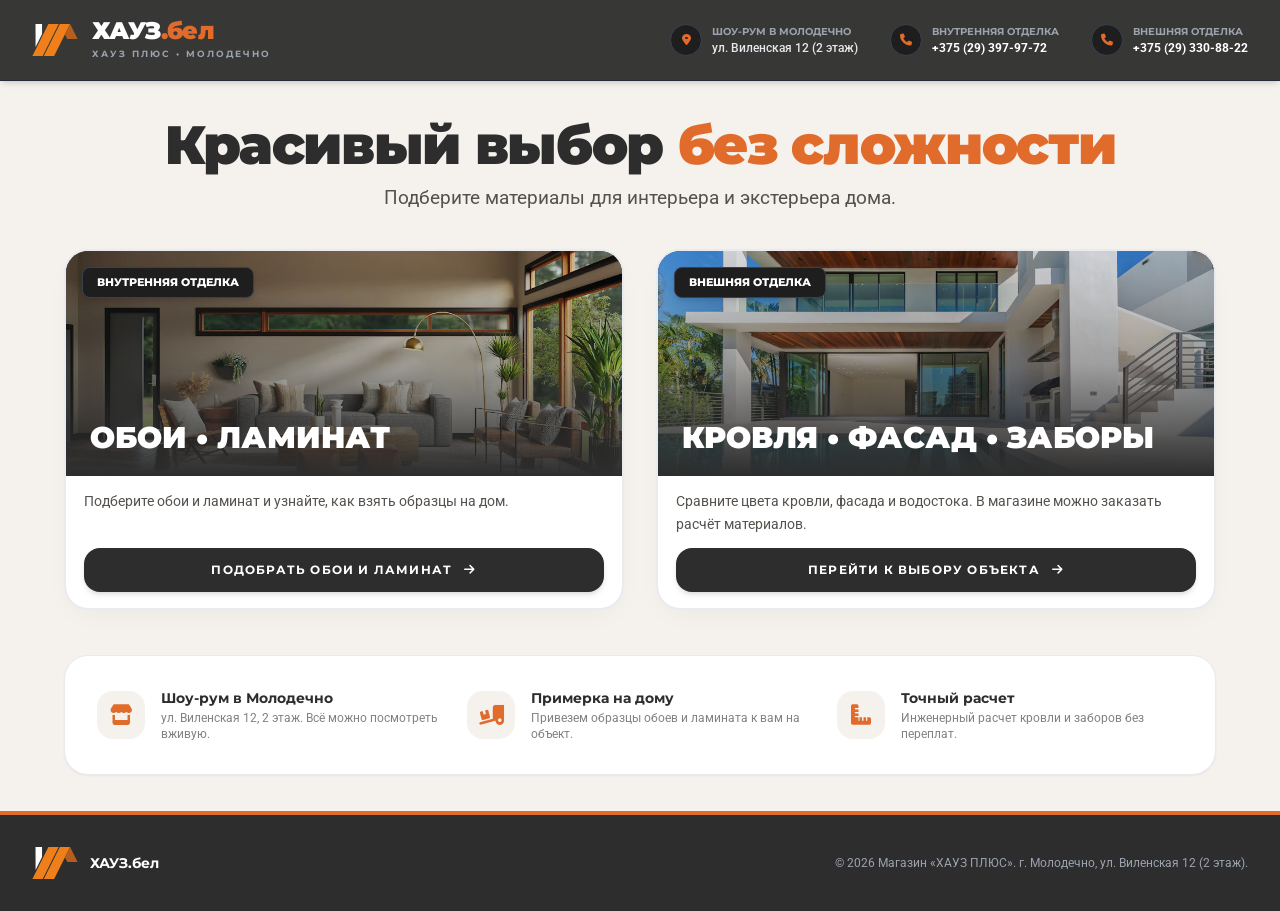
<file: index.html>
<!DOCTYPE html>
<html lang="ru" class="scroll-smooth">

<head>
    <meta charset="UTF-8">
    <meta name="viewport" content="width=device-width, initial-scale=1.0">

    <!-- SEO ТЕГИ -->
    <title>Обои, ламинат и кровля в Молодечно | ХАУЗ.бел</title>
    <meta name="description"
        content="Шоу-рум в Молодечно: подбор обоев, ламината, кровли и фасадов. Визуальные конструкторы для выбора цвета. Привезем образцы на дом.">

    <!-- ОПТИМИЗАЦИЯ: Шрифты и иконки без блокировки -->
    <link rel="icon" type="image/svg+xml" href="/logo.svg">
    <link rel="preconnect" href="https://fonts.googleapis.com">
    <link rel="preconnect" href="https://fonts.gstatic.com" crossorigin>
    <link rel="stylesheet"
        href="https://fonts.googleapis.com/css2?family=Montserrat:wght@400;500;600;700;800;900&family=Roboto:wght@300;400;500;700&display=swap">
    <link rel="stylesheet" href="https://cdnjs.cloudflare.com/ajax/libs/font-awesome/6.4.0/css/all.min.css"
        media="print" onload="this.media='all'">

    <!-- ОПТИМИЗАЦИЯ LCP: Предзагрузка ТОЛЬКО локальной главной картинки -->
    <link rel="preload" as="image" href="assets/interior.webp" fetchpriority="high">
    <link rel="canonical" href="https://xn--80aaj9a.xn--90ais/">
    <link rel="stylesheet" href="styles.css">
</head>

<body id="top"
    class="home-page min-h-screen flex flex-col justify-between selection:bg-house-orange selection:text-white">

    <!-- TOP COMPACT HEADER -->
    <header class="glass-header text-white sticky top-0 z-50 border-b border-gray-800/80 shadow-md">
        <div class="max-w-7xl mx-auto px-4 sm:px-6 lg:px-8 h-20 flex items-center justify-between">

            <!-- Brand Logo -->
            <a href="#" class="flex items-center gap-3.5 group">
                <img src="logo.svg" alt="ХАУЗ.бел" width="46" height="32" class="h-8 w-auto shrink-0">
                <div>
                    <span class="font-montserrat font-black text-2xl tracking-tight block leading-none text-white">
                        ХАУЗ<span class="text-house-orange">.бел</span>
                    </span>
                    <span
                        class="font-montserrat text-[9px] font-bold tracking-[0.22em] text-gray-400 uppercase mt-1 block">
                        ХАУЗ ПЛЮС • МОЛОДЕЧНО
                    </span>
                </div>
            </a>

            <!-- Address & Phone Info (Desktop) -->
            <div class="hidden lg:flex items-center gap-8 text-xs text-gray-300 font-roboto">
                <!-- Адрес -->
                <div class="flex items-center gap-2.5">
                    <div
                        class="w-8 h-8 rounded-full bg-charcoal-dark border border-gray-700 flex items-center justify-center text-house-orange">
                        <i class="fa-solid fa-location-dot"></i>
                    </div>
                    <div>
                        <span class="block text-gray-400 text-[10px] uppercase font-montserrat font-bold">Шоу-рум в
                            Молодечно</span>
                        <span class="font-medium text-gray-200">ул. Виленская 12 (2 этаж)</span>
                    </div>
                </div>

                <!-- Телефон 1: Внутренняя отделка -->
                <div class="flex items-center gap-2.5">
                    <div
                        class="w-8 h-8 rounded-full bg-charcoal-dark border border-gray-700 flex items-center justify-center text-house-orange">
                        <i class="fa-solid fa-phone"></i>
                    </div>
                    <div>
                        <span class="block text-gray-400 text-[10px] uppercase font-montserrat font-bold">Внутренняя
                            отделка</span>
                        <a href="tel:+375293979772"
                            class="font-bold text-white hover:text-house-orange transition-colors">+375 (29)
                            397-97-72</a>
                    </div>
                </div>

                <!-- Телефон 2: Внешняя отделка -->
                <div class="flex items-center gap-2.5">
                    <div
                        class="w-8 h-8 rounded-full bg-charcoal-dark border border-gray-700 flex items-center justify-center text-house-orange">
                        <i class="fa-solid fa-phone"></i>
                    </div>
                    <div>
                        <span class="block text-gray-400 text-[10px] uppercase font-montserrat font-bold">Внешняя
                            отделка</span>
                        <a href="tel:+375293308822"
                            class="font-bold text-white hover:text-house-orange transition-colors">+375 (29)
                            330-88-22</a>
                    </div>
                </div>
            </div>
        </div>
    </header>

    <!-- MAIN CONTAINER -->
    <main class="home-main flex-grow flex flex-col px-4 sm:px-6 lg:px-8 max-w-7xl mx-auto w-full">

        <div class="home-hero text-center mx-auto">
            <h1 class="font-black text-charcoal tracking-tight">
                Красивый выбор <span>без сложности</span>
            </h1>
            <p class="font-roboto">Подберите материалы для интерьера и экстерьера дома.</p>
        </div>

        <!-- TWO MAIN DOORS / DIRECTION CARDS -->
        <div class="home-directions grid md:grid-cols-2 items-stretch max-w-6xl mx-auto w-full">

            <!-- CARD 1: INTERIOR -->
            <div
                class="direction-card bg-white rounded-3xl overflow-hidden border-2 border-gray-200/80 hover:border-house-orange shadow-soft hover:shadow-card-hover flex flex-col justify-between group">
                <div>
                    <!-- Image Banner Header -->
                    <div class="home-card-image relative overflow-hidden bg-gray-900">
                        <img src="assets/interior.webp" alt="Интерьер: Обои и Ламинат" width="1000" height="667"
                            fetchpriority="high" decoding="async"
                            class="bg-zoom-img w-full h-full object-cover opacity-90 group-hover:opacity-100">
                        <div class="absolute inset-0 bg-gradient-to-t from-charcoal via-charcoal/30 to-transparent">
                        </div>

                        <div
                            class="absolute top-4 left-4 bg-charcoal-dark text-white border border-gray-700 text-[11px] font-montserrat font-extrabold uppercase px-3.5 py-1.5 rounded-lg shadow-md">
                            Внутренняя отделка
                        </div>

                        <div class="absolute bottom-5 left-6 right-6 text-white">
                            <h2 class="text-2xl sm:text-3xl font-black font-montserrat leading-tight">ОБОИ • ЛАМИНАТ
                            </h2>
                        </div>
                    </div>

                    <p class="home-card-summary text-sm font-roboto leading-relaxed">Подберите обои и ламинат и узнайте,
                        как взять образцы на дом.</p>
                </div>

                <!-- Action Button Foot -->
                <div class="home-card-action mt-auto">
                    <a href="constructor.html"
                        class="home-card-link w-full font-montserrat font-bold text-xs uppercase tracking-widest rounded-2xl shadow-md transition-all duration-300 flex items-center justify-center gap-3">
                        <span>Подобрать обои и ламинат</span>
                        <i class="fa-solid fa-arrow-right transition-transform group-hover:translate-x-1"></i>
                    </a>
                </div>
            </div>
            <!-- CARD 2: EXTERIOR & FENCES -->
            <div
                class="direction-card bg-white rounded-3xl overflow-hidden border-2 border-gray-200/80 hover:border-house-orange shadow-soft hover:shadow-card-hover flex flex-col justify-between group">
                <div>
                    <!-- Image Banner Header -->
                    <div class="home-card-image relative overflow-hidden bg-gray-900">
                        <img src="assets/exterior.webp" alt="Экстерьер: Кровля, Фасад, Заборы" width="1000" height="667"
                            loading="lazy" decoding="async"
                            class="bg-zoom-img w-full h-full object-cover opacity-90 group-hover:opacity-100">
                        <div class="absolute inset-0 bg-gradient-to-t from-charcoal via-charcoal/30 to-transparent">
                        </div>

                        <div
                            class="absolute top-4 left-4 bg-charcoal-dark text-white border border-gray-700 text-[11px] font-montserrat font-extrabold uppercase px-3.5 py-1.5 rounded-lg shadow-md">
                            Внешняя отделка
                        </div>

                        <div class="absolute bottom-5 left-6 right-6 text-white">
                            <h2 class="text-2xl sm:text-3xl font-black font-montserrat leading-tight">КРОВЛЯ • ФАСАД •
                                ЗАБОРЫ</h2>
                        </div>
                    </div>

                    <p class="home-card-summary text-sm font-roboto leading-relaxed">Сравните цвета кровли, фасада и
                        водостока. В магазине можно заказать расчёт материалов.</p>
                </div>

                <!-- Action Button Foot -->
                <div class="home-card-action mt-auto">
                    <!-- ИЗМЕНЕНО: ссылка теперь на хаб, текст кнопки обновлен -->
                    <a href="exterior-hub.html"
                        class="home-card-link w-full font-montserrat font-bold text-xs uppercase tracking-widest rounded-2xl shadow-md transition-all duration-300 flex items-center justify-center gap-3">
                        <span>Перейти к выбору объекта</span>
                        <i class="fa-solid fa-arrow-right transition-transform group-hover:translate-x-1"></i>
                    </a>
                </div>
            </div>

        </div>

        <!-- QUICK SERVICE BAR -->
        <div
            class="home-services bg-white rounded-3xl p-6 sm:p-8 border border-gray-200/80 shadow-sm max-w-6xl mx-auto w-full grid sm:grid-cols-3 gap-6">
            <div class="flex items-center gap-4">
                <div
                    class="w-12 h-12 rounded-2xl bg-warm-light text-house-orange text-xl flex items-center justify-center shrink-0">
                    <i class="fa-solid fa-store"></i>
                </div>
                <div>
                    <h3 class="font-montserrat font-bold text-sm text-charcoal">Шоу-рум в Молодечно</h3>
                    <p class="text-xs text-charcoal/60 font-roboto mt-0.5">ул. Виленская 12, 2 этаж. Всё можно
                        посмотреть вживую.</p>
                </div>
            </div>

            <div class="flex items-center gap-4">
                <div
                    class="w-12 h-12 rounded-2xl bg-warm-light text-house-orange text-xl flex items-center justify-center shrink-0">
                    <i class="fa-solid fa-truck-ramp-box"></i>
                </div>
                <div>
                    <h3 class="font-montserrat font-bold text-sm text-charcoal">Примерка на дому</h3>
                    <p class="text-xs text-charcoal/60 font-roboto mt-0.5">Привезем образцы обоев и ламината к вам на
                        объект.</p>
                </div>
            </div>

            <div class="flex items-center gap-4">
                <div
                    class="w-12 h-12 rounded-2xl bg-warm-light text-house-orange text-xl flex items-center justify-center shrink-0">
                    <i class="fa-solid fa-ruler-combined"></i>
                </div>
                <div>
                    <h3 class="font-montserrat font-bold text-sm text-charcoal">Точный расчет</h3>
                    <p class="text-xs text-charcoal/60 font-roboto mt-0.5">Инженерный расчет кровли и заборов без
                        переплат.</p>
                </div>
            </div>
        </div>

    </main>

    <!-- FOOTER -->
    <footer class="bg-charcoal text-white py-8 border-t-4 border-house-orange">
        <div
            class="max-w-7xl mx-auto px-4 sm:px-6 lg:px-8 text-center sm:flex sm:justify-between sm:items-center text-xs text-gray-400 font-roboto">
            <div class="flex items-center justify-center sm:justify-start gap-3 mb-4 sm:mb-0">
                <img src="logo.svg" alt="ХАУЗ.бел" width="46" height="32" class="h-8 w-auto shrink-0">
                <span class="font-montserrat font-bold text-white text-sm">ХАУЗ.бел</span>
            </div>
            <p>© 2026 Магазин «ХАУЗ ПЛЮС». г. Молодечно, ул. Виленская 12 (2 этаж).</p>
        </div>
    </footer>

    <!-- СКРИПТЫ ВНИЗУ: не блокируют отрисовку страницы -->
    <!-- Yandex.Metrika counter (ОПТИМИЗИРОВАННЫЙ: webvisor и clickmap отключены для скорости) -->
    <script type="text/javascript">
        (function (m, e, t, r, i, k, a) {
            m[i] = m[i] || function () { (m[i].a = m[i].a || []).push(arguments) };
            m[i].l = 1 * new Date();
            k = e.createElement(t), a = e.getElementsByTagName(t)[0], k.async = 1, k.src = r, a.parentNode.insertBefore(k, a)
        })(window, document, 'script', 'https://mc.yandex.ru/metrika/tag.js', 'ym');

        ym(114334468, 'init', {
            webvisor: false,
            clickmap: false,
            trackLinks: true,
            accurateTrackBounce: true
        });
    </script>
    <noscript>
        <div><img src="https://mc.yandex.ru/watch/114334468" style="position:absolute; left:-9999px;" alt="" /></div>
    </noscript>
    <!-- /Yandex.Metrika counter -->

    <!-- Google tag (gtag.js) -->
    <script async src="https://www.googletagmanager.com/gtag/js?id=G-YHMBLQK0NN"></script>
    <script>
        window.dataLayer = window.dataLayer || [];
        function gtag() { dataLayer.push(arguments); }
        gtag('js', new Date());
        gtag('config', 'G-YHMBLQK0NN');
    </script>

</body>

</html>
</file>
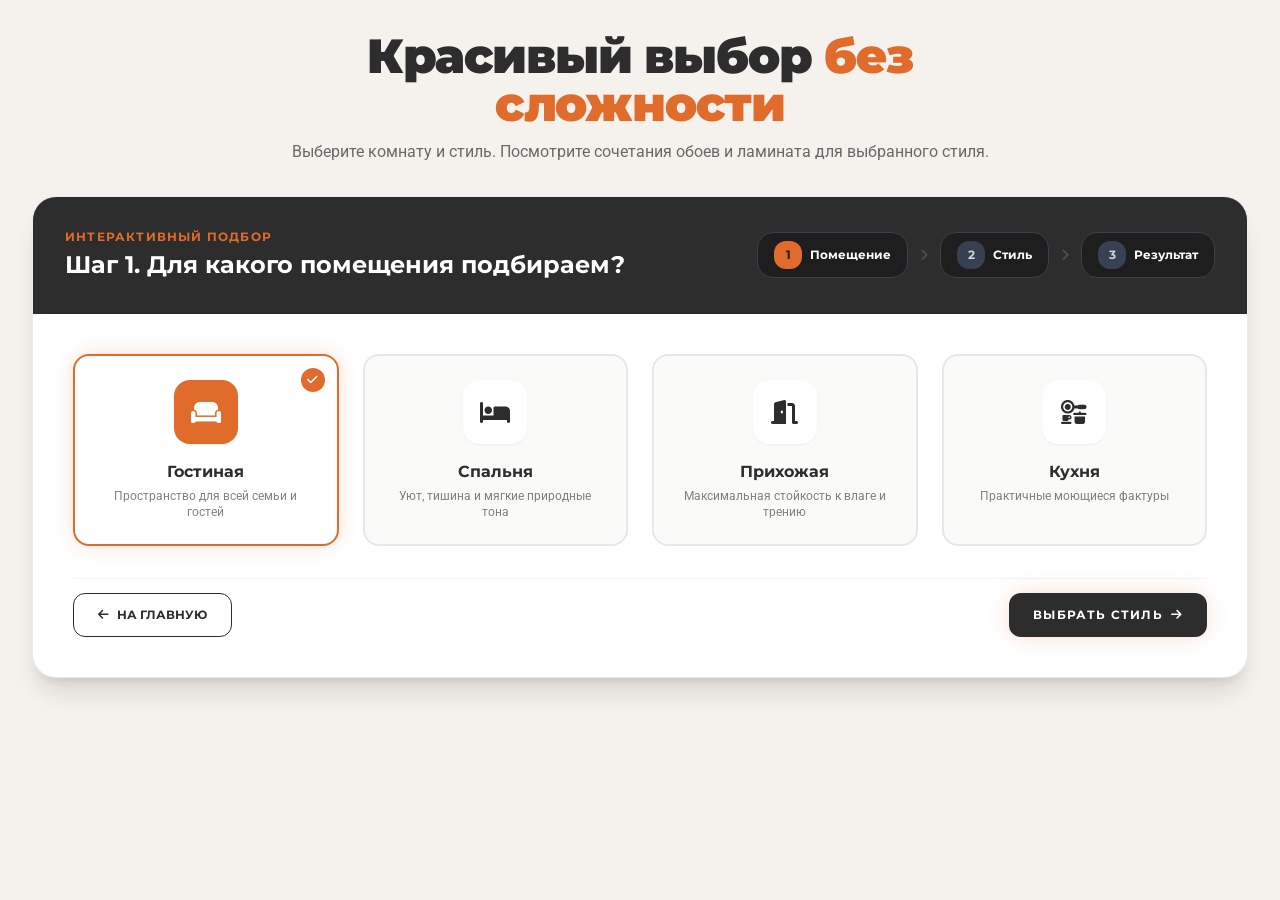
<file: constructor.html>
<!DOCTYPE html>
<html lang="ru" class="scroll-smooth">

<head>
    <meta charset="UTF-8">
    <meta name="viewport" content="width=device-width, initial-scale=1.0">

    <!-- SEO ТЕГИ -->
    <title>Конструктор интерьера: подбор обоев и ламината | ХАУЗ.бел</title>
    <meta name="description"
        content="Интерактивный подбор обоев и ламината по стилю и помещению. Выберите гостиную, спальню или кухню и найдите идеальное сочетание материалов.">

    <!-- ОПТИМИЗАЦИЯ: шрифты и иконки без @import -->
    <link rel="icon" type="image/svg+xml" href="logo.svg">
    <link rel="preconnect" href="https://fonts.googleapis.com">
    <link rel="preconnect" href="https://fonts.gstatic.com" crossorigin>
    <link rel="preconnect" href="https://cdnjs.cloudflare.com">
    <link rel="preconnect" href="https://images.unsplash.com">
    <link rel="stylesheet"
        href="https://fonts.googleapis.com/css2?family=Montserrat:wght@400;500;600;700;800;900&family=Roboto:wght@300;400;500;700&family=Inter:wght@400;500;600;700;800&display=swap">
    <link rel="stylesheet" href="https://cdnjs.cloudflare.com/ajax/libs/font-awesome/6.4.0/css/all.min.css"
        media="print" onload="this.media='all'">
    <link rel="canonical" href="https://xn--80aaj9a.xn--90ais/constructor.html">
    <link rel="stylesheet" href="styles.css">
</head>

<body class="interior-page min-h-screen flex flex-col">

    <!-- MAIN CONSTRUCTOR SECTION ONLY (БЕЗ ХЕДЕРА И ФУТЕРА) -->
    <main class="py-8 flex-grow max-w-7xl mx-auto w-full px-4 sm:px-6 lg:px-8">

        <div class="wizard-intro text-center max-w-3xl mx-auto mb-8">
            <h1 class="text-3xl sm:text-5xl font-black text-charcoal tracking-tight leading-tight">
                Красивый выбор <span class="text-house-orange">без сложности</span>
            </h1>
            <p class="text-charcoal/70 text-sm sm:text-base mt-3 font-roboto">
                Выберите комнату и стиль. Посмотрите сочетания обоев и ламината для выбранного стиля.
            </p>
        </div>

        <div class="bg-white rounded-3xl shadow-xl border border-gray-200/80 overflow-hidden">

            <div class="wizard-header bg-charcoal text-white p-6 sm:p-8 border-b border-gray-800">
                <div class="flex flex-col md:flex-row md:items-center justify-between gap-6">
                    <div>
                        <span
                            class="text-xs font-montserrat font-bold text-house-orange uppercase tracking-widest block mb-1">Интерактивный
                            подбор</span>
                        <h2 class="text-xl sm:text-2xl font-bold font-montserrat" id="stepMainTitle">Шаг 1. Для какого
                            помещения подбираем?</h2>
                    </div>

                    <div class="flex items-center gap-3">
                        <div
                            class="flex items-center gap-2 bg-charcoal-dark px-4 py-2 rounded-2xl border border-gray-700">
                            <span id="stepNum1"
                                class="w-7 h-7 rounded-xl bg-house-orange text-white font-montserrat font-bold text-xs flex items-center justify-center">1</span>
                            <span class="text-xs font-montserrat font-bold hidden sm:inline">Помещение</span>
                        </div>
                        <i class="fa-solid fa-chevron-right text-gray-600 text-xs"></i>
                        <div
                            class="flex items-center gap-2 bg-charcoal-dark px-4 py-2 rounded-2xl border border-gray-700">
                            <span id="stepNum2"
                                class="w-7 h-7 rounded-xl bg-gray-700 text-gray-300 font-montserrat font-bold text-xs flex items-center justify-center">2</span>
                            <span class="text-xs font-montserrat font-bold hidden sm:inline">Стиль</span>
                        </div>
                        <i class="fa-solid fa-chevron-right text-gray-600 text-xs"></i>
                        <div
                            class="flex items-center gap-2 bg-charcoal-dark px-4 py-2 rounded-2xl border border-gray-700">
                            <span id="stepNum3"
                                class="w-7 h-7 rounded-xl bg-gray-700 text-gray-300 font-montserrat font-bold text-xs flex items-center justify-center">3</span>
                            <span class="text-xs font-montserrat font-bold hidden sm:inline">Результат</span>
                        </div>
                    </div>
                </div>
            </div>

            <div class="wizard-content p-6 sm:p-10">

                <!-- STEP 1 -->
                <div id="step1" class="tab-content space-y-8">
                    <div class="grid grid-cols-2 lg:grid-cols-4 gap-4 sm:gap-6">

                        <label class="option-card cursor-pointer">
                            <input type="radio" name="room" value="living" class="sr-only" checked
                                onchange="selectRoom('living', 'Гостиная')">
                            <div
                                class="bg-warm-card p-6 rounded-2xl border-2 border-gray-200 hover:border-gray-400 transition-all text-center relative group h-full flex flex-col justify-between items-center">
                                <div
                                    class="check-badge absolute top-3 right-3 w-6 h-6 rounded-full bg-house-orange text-white text-xs flex items-center justify-center opacity-0 scale-75 transition-all">
                                    <i class="fa-solid fa-check"></i>
                                </div>
                                <div
                                    class="icon-box w-16 h-16 rounded-2xl bg-white shadow-sm text-charcoal text-2xl flex items-center justify-center mb-4 transition-all">
                                    <i class="fa-solid fa-couch"></i>
                                </div>
                                <div>
                                    <h3 class="font-montserrat font-bold text-base text-charcoal mb-1">Гостиная</h3>
                                    <p class="text-xs text-charcoal/60 font-roboto">Пространство для всей семьи и гостей
                                    </p>
                                </div>
                            </div>
                        </label>

                        <label class="option-card cursor-pointer">
                            <input type="radio" name="room" value="bedroom" class="sr-only"
                                onchange="selectRoom('bedroom', 'Спальня')">
                            <div
                                class="bg-warm-card p-6 rounded-2xl border-2 border-gray-200 hover:border-gray-400 transition-all text-center relative group h-full flex flex-col justify-between items-center">
                                <div
                                    class="check-badge absolute top-3 right-3 w-6 h-6 rounded-full bg-house-orange text-white text-xs flex items-center justify-center opacity-0 scale-75 transition-all">
                                    <i class="fa-solid fa-check"></i>
                                </div>
                                <div
                                    class="icon-box w-16 h-16 rounded-2xl bg-white shadow-sm text-charcoal text-2xl flex items-center justify-center mb-4 transition-all">
                                    <i class="fa-solid fa-bed"></i>
                                </div>
                                <div>
                                    <h3 class="font-montserrat font-bold text-base text-charcoal mb-1">Спальня</h3>
                                    <p class="text-xs text-charcoal/60 font-roboto">Уют, тишина и мягкие природные тона
                                    </p>
                                </div>
                            </div>
                        </label>

                        <label class="option-card cursor-pointer">
                            <input type="radio" name="room" value="hallway" class="sr-only"
                                onchange="selectRoom('hallway', 'Прихожая')">
                            <div
                                class="bg-warm-card p-6 rounded-2xl border-2 border-gray-200 hover:border-gray-400 transition-all text-center relative group h-full flex flex-col justify-between items-center">
                                <div
                                    class="check-badge absolute top-3 right-3 w-6 h-6 rounded-full bg-house-orange text-white text-xs flex items-center justify-center opacity-0 scale-75 transition-all">
                                    <i class="fa-solid fa-check"></i>
                                </div>
                                <div
                                    class="icon-box w-16 h-16 rounded-2xl bg-white shadow-sm text-charcoal text-2xl flex items-center justify-center mb-4 transition-all">
                                    <i class="fa-solid fa-door-open"></i>
                                </div>
                                <div>
                                    <h3 class="font-montserrat font-bold text-base text-charcoal mb-1">Прихожая</h3>
                                    <p class="text-xs text-charcoal/60 font-roboto">Максимальная стойкость к влаге и
                                        трению</p>
                                </div>
                            </div>
                        </label>

                        <label class="option-card cursor-pointer">
                            <input type="radio" name="room" value="kitchen" class="sr-only"
                                onchange="selectRoom('kitchen', 'Кухня')">
                            <div
                                class="bg-warm-card p-6 rounded-2xl border-2 border-gray-200 hover:border-gray-400 transition-all text-center relative group h-full flex flex-col justify-between items-center">
                                <div
                                    class="check-badge absolute top-3 right-3 w-6 h-6 rounded-full bg-house-orange text-white text-xs flex items-center justify-center opacity-0 scale-75 transition-all">
                                    <i class="fa-solid fa-check"></i>
                                </div>
                                <div
                                    class="icon-box w-16 h-16 rounded-2xl bg-white shadow-sm text-charcoal text-2xl flex items-center justify-center mb-4 transition-all">
                                    <i class="fa-solid fa-kitchen-set"></i>
                                </div>
                                <div>
                                    <h3 class="font-montserrat font-bold text-base text-charcoal mb-1">Кухня</h3>
                                    <p class="text-xs text-charcoal/60 font-roboto">Практичные моющиеся фактуры</p>
                                </div>
                            </div>
                        </label>

                    </div>

                    <div class="wizard-actions border-t border-gray-100">
                        <a href="index.html#top"
                            class="wizard-back border border-charcoal text-charcoal font-montserrat font-bold text-xs uppercase rounded-xl">
                            <i class="fa-solid fa-arrow-left" aria-hidden="true"></i> На главную
                        </a>
                        <button onclick="goToStep(2)"
                            class="wizard-primary font-montserrat font-bold text-xs uppercase tracking-widest px-8 py-4 rounded-xl shadow-glow-orange transition-all flex items-center gap-3">
                            Выбрать стиль <i class="fa-solid fa-arrow-right"></i>
                        </button>
                    </div>
                </div>

                <!-- STEP 2 -->
                <div id="step2" class="tab-content hidden">
                    <div class="grid grid-cols-1 sm:grid-cols-2 lg:grid-cols-4 gap-4 sm:gap-6">

                        <label class="option-card cursor-pointer">
                            <input type="radio" name="style" value="minimal" class="sr-only" checked
                                onchange="selectStyle('minimal', 'Светлый минимализм')">
                            <div
                                class="bg-warm-card p-6 rounded-2xl border-2 border-gray-200 hover:border-gray-400 transition-all relative group h-full flex flex-col justify-between">
                                <div
                                    class="check-badge absolute top-3 right-3 w-6 h-6 rounded-full bg-house-orange text-white text-xs flex items-center justify-center opacity-0 scale-75 transition-all z-10">
                                    <i class="fa-solid fa-check"></i>
                                </div>
                                <div class="style-preview w-full rounded-xl overflow-hidden">
                                    <img src="https://images.unsplash.com/photo-1598928506311-c55ded91a20c?auto=format&fit=crop&w=500&q=80"
                                        alt="" width="500" height="333" loading="lazy" decoding="async"
                                        onerror="this.hidden = true"
                                        class="w-full h-full object-cover group-hover:scale-105 transition-transform duration-500">
                                </div>
                                <div>
                                    <h3 class="font-montserrat font-bold text-base text-charcoal mb-1">Светлый
                                        минимализм</h3>
                                    <p class="text-xs text-charcoal/60 font-roboto">Много света, бежево-серые оттенки,
                                        выбеленный дуб</p>
                                </div>
                            </div>
                        </label>

                        <label class="option-card cursor-pointer">
                            <input type="radio" name="style" value="cozy" class="sr-only"
                                onchange="selectStyle('cozy', 'Теплый уют')">
                            <div
                                class="bg-warm-card p-6 rounded-2xl border-2 border-gray-200 hover:border-gray-400 transition-all relative group h-full flex flex-col justify-between">
                                <div
                                    class="check-badge absolute top-3 right-3 w-6 h-6 rounded-full bg-house-orange text-white text-xs flex items-center justify-center opacity-0 scale-75 transition-all z-10">
                                    <i class="fa-solid fa-check"></i>
                                </div>
                                <div class="style-preview w-full rounded-xl overflow-hidden">
                                    <img src="https://images.unsplash.com/photo-1616486338812-3dadae4b4ace?auto=format&fit=crop&w=500&q=80"
                                        alt="" width="500" height="333" loading="lazy" decoding="async"
                                        onerror="this.hidden = true"
                                        class="w-full h-full object-cover group-hover:scale-105 transition-transform duration-500">
                                </div>
                                <div>
                                    <h3 class="font-montserrat font-bold text-base text-charcoal mb-1">Теплый уют</h3>
                                    <p class="text-xs text-charcoal/60 font-roboto">Натуральное дерево, текстильные
                                        фактуры обоев</p>
                                </div>
                            </div>
                        </label>

                        <label class="option-card cursor-pointer">
                            <input type="radio" name="style" value="loft" class="sr-only"
                                onchange="selectStyle('loft', 'Современный графит')">
                            <div
                                class="bg-warm-card p-6 rounded-2xl border-2 border-gray-200 hover:border-gray-400 transition-all relative group h-full flex flex-col justify-between">
                                <div
                                    class="check-badge absolute top-3 right-3 w-6 h-6 rounded-full bg-house-orange text-white text-xs flex items-center justify-center opacity-0 scale-75 transition-all z-10">
                                    <i class="fa-solid fa-check"></i>
                                </div>
                                <div class="style-preview w-full rounded-xl overflow-hidden">
                                    <img src="https://images.unsplash.com/photo-1618221195710-dd6b41faaea6?auto=format&fit=crop&w=1000&q=80"
                                        alt="" width="1000" height="667" loading="lazy" decoding="async"
                                        onerror="this.hidden = true"
                                        class="w-full h-full object-cover group-hover:scale-105 transition-transform duration-500">
                                </div>
                                <div>
                                    <h3 class="font-montserrat font-bold text-base text-charcoal mb-1">Современный
                                        графит</h3>
                                    <p class="text-xs text-charcoal/60 font-roboto">Глубокие темно-серые акценты и
                                        выраженная текстура</p>
                                </div>
                            </div>
                        </label>

                        <label class="option-card cursor-pointer">
                            <input type="radio" name="style" value="eco" class="sr-only"
                                onchange="selectStyle('eco', 'Эко-стиль')">
                            <div
                                class="bg-warm-card p-6 rounded-2xl border-2 border-gray-200 hover:border-gray-400 transition-all relative group h-full flex flex-col justify-between">
                                <div
                                    class="check-badge absolute top-3 right-3 w-6 h-6 rounded-full bg-house-orange text-white text-xs flex items-center justify-center opacity-0 scale-75 transition-all z-10">
                                    <i class="fa-solid fa-check"></i>
                                </div>
                                <div class="style-preview w-full rounded-xl overflow-hidden">
                                    <img src="https://images.unsplash.com/photo-1513694203232-719a280e022f?auto=format&fit=crop&w=500&q=80"
                                        alt="" width="500" height="333" loading="lazy" decoding="async"
                                        onerror="this.hidden = true"
                                        class="w-full h-full object-cover group-hover:scale-105 transition-transform duration-500">
                                </div>
                                <div>
                                    <h3 class="font-montserrat font-bold text-base text-charcoal mb-1">Эко-стиль</h3>
                                    <p class="text-xs text-charcoal/60 font-roboto">Природные растительные орнаменты и
                                        дубовая доска</p>
                                </div>
                            </div>
                        </label>

                    </div>

                    <div class="wizard-actions border-t border-gray-100">
                        <button onclick="goToStep(1)"
                            class="wizard-back border border-charcoal text-charcoal font-montserrat font-bold text-xs uppercase rounded-xl">
                            <i class="fa-solid fa-arrow-left mr-2"></i> Назад
                        </button>
                        <button onclick="generateMatch()"
                            class="wizard-primary font-montserrat font-bold text-xs uppercase tracking-widest px-8 py-4 rounded-xl shadow-glow-orange transition-all flex items-center gap-3">
                            Показать результат <i class="fa-solid fa-wand-magic-sparkles"></i>
                        </button>
                    </div>
                </div>

                <!-- STEP 3 -->
                <div id="step3" data-result-style="minimal" class="tab-content hidden space-y-8">

                    <div
                        class="bg-warm-card p-4 rounded-2xl border border-gray-200 flex flex-wrap items-center justify-between gap-4">
                        <div class="flex items-center gap-4 text-xs font-montserrat font-bold text-charcoal uppercase">
                            <span><i class="fa-solid fa-house text-house-orange mr-1.5"></i> <span
                                    id="resRoomText">Гостиная</span></span>
                            <span class="text-gray-300">•</span>
                            <span><i class="fa-solid fa-palette text-house-orange mr-1.5"></i> <span
                                    id="resStyleText">Светлый минимализм</span></span>
                        </div>
                        <button onclick="goToStep(1)"
                            class="text-xs font-montserrat font-bold text-house-orange hover:underline uppercase">
                            Изменить параметры
                        </button>
                    </div>

                    <p class="text-sm">Иллюстрации оттенков и фактур. Наличие образцов уточняйте в магазине.</p>
                    <div class="grid lg:grid-cols-12 gap-8 items-stretch">

                        <div
                            class="lg:col-span-5 bg-white rounded-3xl p-6 border-2 border-gray-200 hover:border-house-orange transition-all shadow-soft flex flex-col justify-between">
                            <div>
                                <div class="flex justify-between items-center mb-3">
                                    <span
                                        class="bg-charcoal text-white text-[10px] font-montserrat font-bold uppercase px-3 py-1 rounded-full">
                                        Стены • Обои
                                    </span>
                                </div>

                                <figure class="result-sample result-sample-wall">
                                    <div class="result-texture" aria-hidden="true"></div>
                                    <figcaption>Пример фактуры</figcaption>
                                </figure>

                                <h3 class="font-montserrat font-bold text-xl text-charcoal mb-2" id="wpName">Светлые
                                    обои с льняной фактурой</h3>
                            </div>
                        </div>

                        <div class="lg:col-span-2 flex flex-col items-center justify-center py-4">
                            <div
                                class="w-14 h-14 rounded-full bg-house-orange text-white text-2xl font-black flex items-center justify-center shadow-glow-orange">
                                +
                            </div>
                            <span
                                class="font-montserrat font-bold text-xs uppercase tracking-wider text-charcoal mt-3 text-center">
                                Сочетание материалов
                            </span>
                        </div>

                        <div
                            class="lg:col-span-5 bg-white rounded-3xl p-6 border-2 border-gray-200 hover:border-house-orange transition-all shadow-soft flex flex-col justify-between">
                            <div>
                                <div class="flex justify-between items-center mb-3">
                                    <span
                                        class="bg-charcoal text-white text-[10px] font-montserrat font-bold uppercase px-3 py-1 rounded-full">
                                        Пол • Ламинат
                                    </span>
                                </div>

                                <figure class="result-sample result-sample-floor">
                                    <div class="result-texture" aria-hidden="true"></div>
                                    <figcaption>Пример фактуры</figcaption>
                                </figure>

                                <h3 class="font-montserrat font-bold text-xl text-charcoal mb-2" id="lamName">Выбеленный
                                    дуб</h3>
                            </div>
                        </div>

                    </div>

                    <div
                        class="bg-charcoal text-white p-6 sm:p-8 rounded-3xl relative overflow-hidden border border-gray-800">
                        <div class="flex items-start gap-4 relative z-10">
                            <div
                                class="w-12 h-12 rounded-2xl bg-house-orange text-white text-xl flex items-center justify-center shrink-0 shadow-glow-orange">
                                <i class="fa-solid fa-lightbulb"></i>
                            </div>
                            <div>
                                <h4 class="font-montserrat font-bold text-base mb-1 text-white">Почему материалы
                                    сочетаются?</h4>
                                <p class="text-xs sm:text-sm text-gray-300 font-roboto leading-relaxed"
                                    id="designerNote">
                                    Светлые обои визуально расширяют комнату, а ламинат с древесной текстурой создает
                                    устойчивый тепловой акцент. Освещение подчеркнет объем тиснения обоев.
                                </p>
                            </div>
                        </div>
                    </div>

                    <div class="result-actions flex flex-wrap gap-4 items-center justify-between">
                        <a href="index.html#top"
                            class="wizard-back border border-charcoal text-charcoal font-montserrat font-bold text-xs uppercase rounded-xl px-6 py-3 hover:bg-charcoal hover:text-white transition-all inline-flex items-center">
                            <i class="fa-solid fa-arrow-left mr-2"></i> На главную
                        </a>

                        <div class="flex gap-4">
                            <a href="tel:+375293979772" class="contact-link">Уточнить наличие образцов</a>
                            <button onclick="goToStep(2)"
                                class="border border-charcoal text-charcoal hover:bg-charcoal hover:text-white font-montserrat font-bold text-xs uppercase px-6 py-3 rounded-xl transition-all">
                                <i class="fa-solid fa-arrow-left mr-2"></i> Попробовать другой стиль
                            </button>
                        </div>
                    </div>

                </div>

            </div>
        </div>
    </main>

    <!-- СКРИПТЫ ПЕРЕНЕСЕНЫ ВНИЗ: не блокируют отрисовку страницы -->
    <!-- Yandex.Metrika counter -->
    <script type="text/javascript">
        (function (m, e, t, r, i, k, a) {
            m[i] = m[i] || function () { (m[i].a = m[i].a || []).push(arguments) };
            m[i].l = 1 * new Date();
            for (var j = 0; j < document.scripts.length; j++) { if (document.scripts[j].src === r) { return; } }
            k = e.createElement(t), a = e.getElementsByTagName(t)[0], k.async = 1, k.src = r, a.parentNode.insertBefore(k, a)
        })(window, document, 'script', 'https://mc.yandex.ru/metrika/tag.js?id=114334468', 'ym');

        ym(114334468, 'init', { ssr: true, webvisor: true, clickmap: true, ecommerce: "dataLayer", referrer: document.referrer, url: location.href, accurateTrackBounce: true, trackLinks: true });
    </script>
    <noscript>
        <div><img src="https://mc.yandex.ru/watch/114334468" style="position:absolute; left:-9999px;" alt="" /></div>
    </noscript>
    <!-- /Yandex.Metrika counter -->

    <!-- Google tag (gtag.js) -->
    <script async src="https://www.googletagmanager.com/gtag/js?id=G-YHMBLQK0NN"></script>
    <script>
        window.dataLayer = window.dataLayer || [];
        function gtag() { dataLayer.push(arguments); }
        gtag('js', new Date());
        gtag('config', 'G-YHMBLQK0NN');
    </script>

    <!-- SCRIPT -->
    <script>
        let selectedState = { roomKey: 'living', roomName: 'Гостиная', styleKey: 'minimal', styleName: 'Светлый минимализм' };

        function selectRoom(key, name) { selectedState.roomKey = key; selectedState.roomName = name; }
        function selectStyle(key, name) { selectedState.styleKey = key; selectedState.styleName = name; }

        function goToStep(step) {
            document.querySelectorAll('.tab-content').forEach(el => el.classList.add('hidden'));
            document.getElementById(`step${step}`).classList.remove('hidden');

            const titles = { 1: 'Шаг 1. Для какого помещения подбираем?', 2: 'Шаг 2. Какой стиль интерьера вам ближе?', 3: 'Шаг 3. Ваша готовая интерьерная пара' };
            document.getElementById('stepMainTitle').innerText = titles[step];

            for (let i = 1; i <= 3; i++) {
                const numEl = document.getElementById(`stepNum${i}`);
                if (i === step) numEl.className = 'w-7 h-7 rounded-xl bg-house-orange text-white font-montserrat font-bold text-xs flex items-center justify-center';
                else if (i < step) numEl.className = 'w-7 h-7 rounded-xl bg-green-600 text-white font-montserrat font-bold text-xs flex items-center justify-center';
                else numEl.className = 'w-7 h-7 rounded-xl bg-gray-700 text-gray-300 font-montserrat font-bold text-xs flex items-center justify-center';
            }
        }

        const palettes = {
            minimal: ['Светлые обои с льняной фактурой', 'Выбеленный дуб', 'Выбеленный дуб отражает дневной свет, а льняная фактура добавляет стенам тепла.'],
            cozy: ['Тёплые бежевые обои', 'Медовый дуб', 'Тёплые полутона стен и пола хорошо смотрятся при мягком освещении.'],
            loft: ['Светло-серые обои', 'Тёмный орех', 'Тёмный пол подчёркивает светлые стены. Повторите цвет пола в деталях интерьера.'],
            eco: ['Обои с льняной фактурой', 'Натуральный дуб', 'Матовые стены и выраженный рисунок дерева дополняют друг друга.']
        };

        const roomNotes = {
            living: 'Сравните образцы у окна и при вечернем освещении.',
            bedroom: 'Проверьте оттенки при освещении, которым пользуетесь вечером.',
            hallway: 'Для прихожей проверьте устойчивость покрытия к истиранию и мокрой обуви.',
            kitchen: 'Уточните влагостойкость ламината и пригодность обоев для влажной уборки.'
        };

        function generateMatch() {
            const [wallpaper, laminate, advice] = palettes[selectedState.styleKey];
            document.getElementById('step3').dataset.resultStyle = selectedState.styleKey;
            document.getElementById('resRoomText').innerText = selectedState.roomName;
            document.getElementById('resStyleText').innerText = selectedState.styleName;
            document.getElementById('wpName').innerText = wallpaper;
            document.getElementById('lamName').innerText = laminate;
            document.getElementById('designerNote').innerText = advice + ' ' + roomNotes[selectedState.roomKey];

            goToStep(3);
        }
    </script>
</body>

</html>
</file>
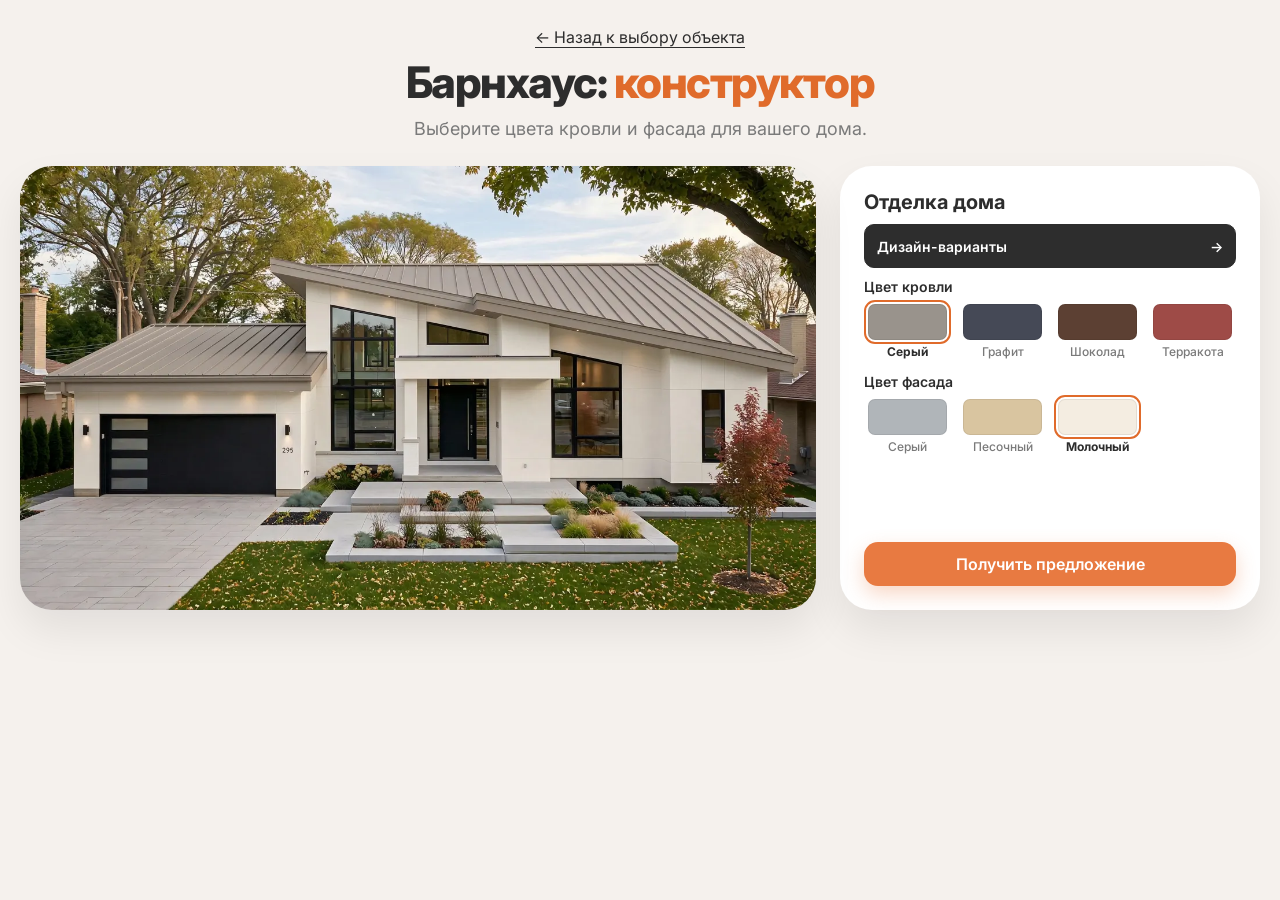
<file: exterior-barn.html>
<!DOCTYPE html>
<html lang="ru" class="exterior-page">
<head>
    <meta charset="UTF-8">
    <meta name="viewport" content="width=device-width, initial-scale=1.0">
    
    <!-- SEO ТЕГИ -->
    <title>Конструктор экстерьера (Барнхаус): подбор цветов кровли и фасада | ХАУЗ.бел</title>
    <meta name="description" content="Сравните цвета кровли и фасада для дома в стиле барнхаус. Закажите расчет материалов в Молодечно.">
    
    <!-- ОПТИМИЗАЦИЯ: Шрифты и иконки без блокировки @import -->
    <link rel="icon" type="image/svg+xml" href="logo.svg">
    <link rel="preconnect" href="https://fonts.googleapis.com">
    <link rel="preconnect" href="https://fonts.gstatic.com" crossorigin>
    <link rel="preconnect" href="https://cdnjs.cloudflare.com">
    <link rel="stylesheet" href="https://fonts.googleapis.com/css2?family=Montserrat:wght@400;500;600;700;800;900&family=Roboto:wght@300;400;500;700&family=Inter:wght@400;500;600;700;800&display=swap">
    <link rel="stylesheet" href="https://cdnjs.cloudflare.com/ajax/libs/font-awesome/6.4.0/css/all.min.css" media="print" onload="this.media='all'">
    <link rel="canonical" href="https://xn--80aaj9a.xn--90ais/exterior-barn.html">
    <link rel="stylesheet" href="styles.css">
    
    <!-- ОПТИМИЗАЦИЯ LCP: Предзагрузка главного фото (Барнхаус, серый/белый) -->
    <link rel="preload" as="image" href="assets/new-webp2/1.webp" fetchpriority="high">

    <style>
        .exterior-home { display: inline-block; margin-bottom: 12px; color: inherit; text-decoration: underline; text-underline-offset: 4px; }
        .exterior-page #estimate-dialog { width: min(390px, calc(100vw - 32px)); padding: 24px; }
        .exterior-page #estimate-dialog, .exterior-page #estimate-dialog * { font-family: Roboto, Arial, sans-serif; }
        #estimate-title { font-size: 22px; font-weight: 600; line-height: 1.25; }
        .offer-form { display: grid; gap: 14px; }
        .offer-form label { display: grid; gap: 6px; font-size: 14px; font-weight: 500; }
        .offer-form input { width: 100%; min-height: 44px; padding: 10px 12px; border: 1px solid #c6c2bd; border-radius: 9px; font-size: 16px; font-weight: 400; }
        .offer-form input:focus { outline: 2px solid #c75623; outline-offset: 1px; }
        .offer-form .submit-btn { margin: 2px 0 0; font-size: 16px; }
        #offer-status { font-size: 14px; line-height: 1.4; }
        .exterior-page .visualization { position: relative; }
        #photo-loading { position: absolute; inset: 0; display: grid; place-items: center; pointer-events: none; background: rgb(0 0 0 / 42%); border-radius: inherit; }
        #photo-loading[hidden] { display: none; }
        #photo-loading span { padding: 9px 16px; border-radius: 20px; background: #292929; color: #fff; }
    </style>
</head>
<body>

    <section class="hero-section">
        <!-- Ссылка назад в хаб -->
        <a class="exterior-home" href="exterior-hub.html">← Назад к выбору объекта</a>
        <h1 class="hero-title">Барнхаус: <span>конструктор</span></h1>
        <p class="hero-subtitle">Выберите цвета кровли и фасада для вашего дома.</p>
    </section>

    <div class="main-container">
        <div class="layout">
            
            <!-- Левая часть: Большое фото -->
            <div class="visualization">
                <div id="photo-loading" role="status" hidden><span>Загрузка фото…</span></div>
                <!-- Начальное фото: 1.webp (Серый/Белый) -->
                <img id="house" src="assets/new-webp2/1.webp" width="2048" height="1143" alt="Дом в стиле Барнхаус с серой кровлей и белым фасадом" fetchpriority="high" decoding="async">
            </div>

            <!-- Правая часть: Панель -->
            <form class="controls finish-panel" aria-labelledby="finish-title">
                <h2 id="finish-title">Отделка дома</h2>
                <button type="button" class="design-variants-btn" id="design-variants" aria-controls="house">Дизайн-варианты <span aria-hidden="true">→</span></button>
                
                <!-- Только Кровля и Фасад (Водосток убран) -->
                <fieldset class="finish-group finish-roof">
                    <legend>Цвет кровли</legend>
                    <div class="finish-options">
                        <label class="finish-option"><input type="radio" name="roof" value="gray" data-label="Серый" checked><span class="finish-tile"><span class="finish-swatch" style="--finish-color: #99938c"></span><span>Серый</span></span></label>
                        <label class="finish-option"><input type="radio" name="roof" value="graphite" data-label="Графит"><span class="finish-tile"><span class="finish-swatch" style="--finish-color: #454956"></span><span>Графит</span></span></label>
                        <label class="finish-option"><input type="radio" name="roof" value="brown" data-label="Шоколад"><span class="finish-tile"><span class="finish-swatch" style="--finish-color: #5c4033"></span><span>Шоколад</span></span></label>
                        <label class="finish-option"><input type="radio" name="roof" value="terra" data-label="Терракота"><span class="finish-tile"><span class="finish-swatch" style="--finish-color: #9e4b47"></span><span>Терракота</span></span></label>
                    </div>
                </fieldset>
                
                <fieldset class="finish-group finish-facade">
                    <legend>Цвет фасада</legend>
                    <div class="finish-options">
                        <label class="finish-option"><input type="radio" name="facade" value="gray" data-label="Серый"><span class="finish-tile"><span class="finish-swatch" style="--finish-color: #b0b5b9"></span><span>Серый</span></span></label>
                        <label class="finish-option"><input type="radio" name="facade" value="sand" data-label="Песочный"><span class="finish-tile"><span class="finish-swatch" style="--finish-color: #d9c5a0"></span><span>Песочный</span></span></label>
                        <label class="finish-option"><input type="radio" name="facade" value="white" data-label="Молочный" checked><span class="finish-tile"><span class="finish-swatch" style="--finish-color: #f4ede1"></span><span>Молочный</span></span></label>
                    </div>
                </fieldset>
                
                <p class="finish-note" id="preview-status" role="status" hidden></p>
                <button type="submit" class="submit-btn" id="open-estimate">Получить предложение</button>
            </form>
        </div>
    </div>

<dialog id="estimate-dialog" aria-labelledby="estimate-title">
    <h2 id="estimate-title">Получить предложение</h2>
    <form id="offer-form" class="offer-form">
        <label>Телефон <input name="phone" type="tel" autocomplete="tel" inputmode="tel" placeholder="+375 (29) 123-45-67" pattern="\+375 \([0-9]{2}\) [0-9]{3}-[0-9]{2}-[0-9]{2}" required></label>
        <label>Электронная почта <input name="email" type="email" autocomplete="email" placeholder="name@example.com" maxlength="254" required></label>
        <button class="submit-btn" type="submit">Отправить заявку</button>
    </form>
    <p id="offer-status" role="status" hidden></p>
</dialog>

<!-- Yandex.Metrika counter -->
<script type="text/javascript">
    (function(m,e,t,r,i,k,a){
        m[i]=m[i]||function(){(m[i].a=m[i].a||[]).push(arguments)};
        m[i].l=1*new Date();
        for (var j = 0; j < document.scripts.length; j++) {if (document.scripts[j].src === r) { return; }}
        k=e.createElement(t),a=e.getElementsByTagName(t)[0],k.async=1,k.src=r,a.parentNode.insertBefore(k,a)
    })(window, document,'script','https://mc.yandex.ru/metrika/tag.js?id=114334468', 'ym');
    ym(114334468, 'init', {ssr:true, webvisor:true, clickmap:true, ecommerce:"dataLayer", referrer: document.referrer, url: location.href, accurateTrackBounce:true, trackLinks:true});
</script>
<noscript><div><img src="https://mc.yandex.ru/watch/114334468" style="position:absolute; left:-9999px;" alt="" /></div></noscript>

<!-- Google tag (gtag.js) -->
<script async src="https://www.googletagmanager.com/gtag/js?id=G-YHMBLQK0NN"></script>
<script>
  window.dataLayer = window.dataLayer || [];
  function gtag(){dataLayer.push(arguments);}
  gtag('js', new Date());
  gtag('config', 'G-YHMBLQK0NN');
</script>

<script>
    const panel = document.querySelector('.finish-panel');
    const photo = document.getElementById('house');
    const previewStatus = document.getElementById('preview-status');
    const estimate = document.getElementById('estimate-dialog');
    const groupNames = ['roof', 'facade']; // Только кровля и фасад (нет водостока)
    
    const original = { src: photo.getAttribute('src'), alt: 'Дом в стиле Барнхаус с серой кровлей и белым фасадом' };
    
    // Таблица соответствует порядку из промтов для Барнхауса
    const photos = {
        'gray/white':   { src: 'assets/new-webp2/1.webp', alt: 'Серая кровля, белый фасад' },
        'graphite/white': { src: 'assets/new-webp2/2.webp', alt: 'Графитовая кровля, белый фасад' },
        'brown/white':  { src: 'assets/new-webp2/3.webp', alt: 'Шоколадная кровля, белый фасад' },
        'terra/white':  { src: 'assets/new-webp2/4.webp', alt: 'Терракотовая кровля, белый фасад' },
        
        'gray/sand':    { src: 'assets/new-webp2/5.webp', alt: 'Серая кровля, песочный фасад' },
        'graphite/sand':{ src: 'assets/new-webp2/6.webp', alt: 'Графитовая кровля, песочный фасад' },
        'brown/sand':   { src: 'assets/new-webp2/7.webp', alt: 'Шоколадная кровля, песочный фасад' },
        'terra/sand':   { src: 'assets/new-webp2/8.webp', alt: 'Терракотовая кровля, песочный фасад' },
        
        'gray/gray':    { src: 'assets/new-webp2/9.webp', alt: 'Серая кровля, серый фасад' },
        'graphite/gray':{ src: 'assets/new-webp2/10.webp', alt: 'Графитовая кровля, серый фасад' },
        'brown/gray':   { src: 'assets/new-webp2/11.webp', alt: 'Шоколадная кровля, серый фасад' },
        'terra/gray':   { src: 'assets/new-webp2/12.webp', alt: 'Терракотовая кровля, серый фасад' }
    };

    function selectedColors() {
        return groupNames.map(name => panel.querySelector('input[name="' + name + '"]:checked'));
    }

    const designButton = document.getElementById('design-variants');
    const loadingStatus = document.getElementById('photo-loading');
    const openEstimate = document.getElementById('open-estimate');
    let lastDesignNumber = 0;
    let designActive = false;
    let previewRequest = 0;
    let previewLoading = false;
    let displayedSelection = { image: original.src, variant: 'gray/white' };

    function setPreviewLoading(loading) {
        previewLoading = loading;
        loadingStatus.hidden = !loading;
        openEstimate.disabled = loading;
    }

    async function loadPhoto(src) {
        const image = new Image();
        image.src = src;
        try {
            await image.decode();
            return true;
        } catch {
            return false;
        }
    }

    function showPhoto(src, alt, variant) {
        photo.setAttribute('src', src);
        photo.alt = alt;
        displayedSelection = { image: src, variant };
    }

    async function updatePreview() {
        designActive = false;
        const request = ++previewRequest;
        const inputs = selectedColors();
        const key = inputs.map(input => input.value).join('/');
        const match = photos[key];
        const preview = match || original;
        setPreviewLoading(true);
        const loaded = await loadPhoto(preview.src);
        if (request !== previewRequest) return;
        setPreviewLoading(false);

        if (loaded) showPhoto(preview.src, preview.alt, key);
        previewStatus.hidden = loaded && Boolean(match);
        previewStatus.textContent = loaded ? 'Фото для этого сочетания пока нет. Показан исходный вариант.' : 'Не удалось загрузить фото.';
    }

    designButton.addEventListener('click', async () => {
        if (previewLoading && designActive) return;
        const request = ++previewRequest;
        let number = designActive ? lastDesignNumber + 1 : 1;
        designActive = true;
        setPreviewLoading(true);
        let loaded = false;
        let src = '';
        let attempts = 0;
        const maxNumber = 100;

        while (attempts < maxNumber) {
            if (number > maxNumber) number = 1;
            // Дизайн-варианты для барнхауса ищем в новой папке
            src = 'assets/new-webp2/design/' + number + '.webp';
            loaded = await loadPhoto(src);
            if (loaded && request === previewRequest) break;
            number++;
            attempts++;
        }

        if (request !== previewRequest) return;
        setPreviewLoading(false);
        if (!loaded) {
            designActive = false;
            previewStatus.hidden = false;
            previewStatus.textContent = 'Нет доступных дизайн-вариантов.';
            return;
        }
        lastDesignNumber = number;
        showPhoto(src, 'Дизайн-вариант ' + number, 'design/' + number);
        previewStatus.hidden = true;
    });

    panel.addEventListener('change', updatePreview);
    const offerForm = document.getElementById('offer-form');
    const offerSubmit = offerForm.querySelector('button[type="submit"]');
    const offerStatus = document.getElementById('offer-status');
    const phone = offerForm.elements.phone;
    let offerSelection;
    let offerSending = false;

    phone.addEventListener('input', () => {
        let digits = phone.value.replace(/\D/g, '');
        if (digits.startsWith('375')) digits = digits.slice(3);
        else if (digits.length >= 11 && digits.startsWith('80')) digits = digits.slice(2);
        digits = digits.slice(0, 9);
        if (!digits) { phone.value = ''; return; }
        let formatted = '+375 (' + digits.slice(0, 2);
        if (digits.length > 2) formatted += ') ' + digits.slice(2, 5);
        if (digits.length > 5) formatted += '-' + digits.slice(5, 7);
        if (digits.length > 7) formatted += '-' + digits.slice(7, 9);
        phone.value = formatted;
    });

    function outsideOffer(event) {
        if (event.target !== estimate) return false;
        const bounds = estimate.getBoundingClientRect();
        return event.clientX < bounds.left || event.clientX >= bounds.right || event.clientY < bounds.top || event.clientY >= bounds.bottom;
    }
    let pressedOutside = false;
    estimate.addEventListener('pointerdown', event => { pressedOutside = outsideOffer(event); });
    estimate.addEventListener('click', event => {
        if (pressedOutside && outsideOffer(event)) estimate.close();
        pressedOutside = false;
    });

    panel.addEventListener('submit', event => {
        event.preventDefault();
        if (previewLoading) return;
        offerSelection = displayedSelection;
        if (!offerSending) { offerStatus.hidden = true; offerSubmit.disabled = false; }
        estimate.showModal();
    });

    offerForm.addEventListener('submit', async event => {
        event.preventDefault();
        if (offerSending) return;
        const details = Object.fromEntries(new FormData(offerForm));
        offerSending = true;
        offerSubmit.disabled = true;
        offerStatus.hidden = false;
        offerStatus.textContent = 'Отправляем письмо…';
        try {
            const response = await fetch('https://house-2oga.onrender.com/api/exterior-offer', {
                method: 'POST',
                headers: {'Content-Type': 'application/json'},
                body: JSON.stringify({...offerSelection, ...details})
            });
            const result = await response.json();
            if (!response.ok || result.ok !== true) throw new Error(result.error);
            offerForm.reset();
            offerStatus.textContent = 'Письмо с выбранным фото отправлено.';
        } catch (error) {
            offerStatus.textContent = error.message === 'rate_limit' ? 'Слишком много заявок.' : 'Не удалось отправить заявку.';
        } finally {
            offerSubmit.disabled = false;
            offerSending = false;
        }
    });

    updatePreview();
</script>
</body>
</html>
</file>
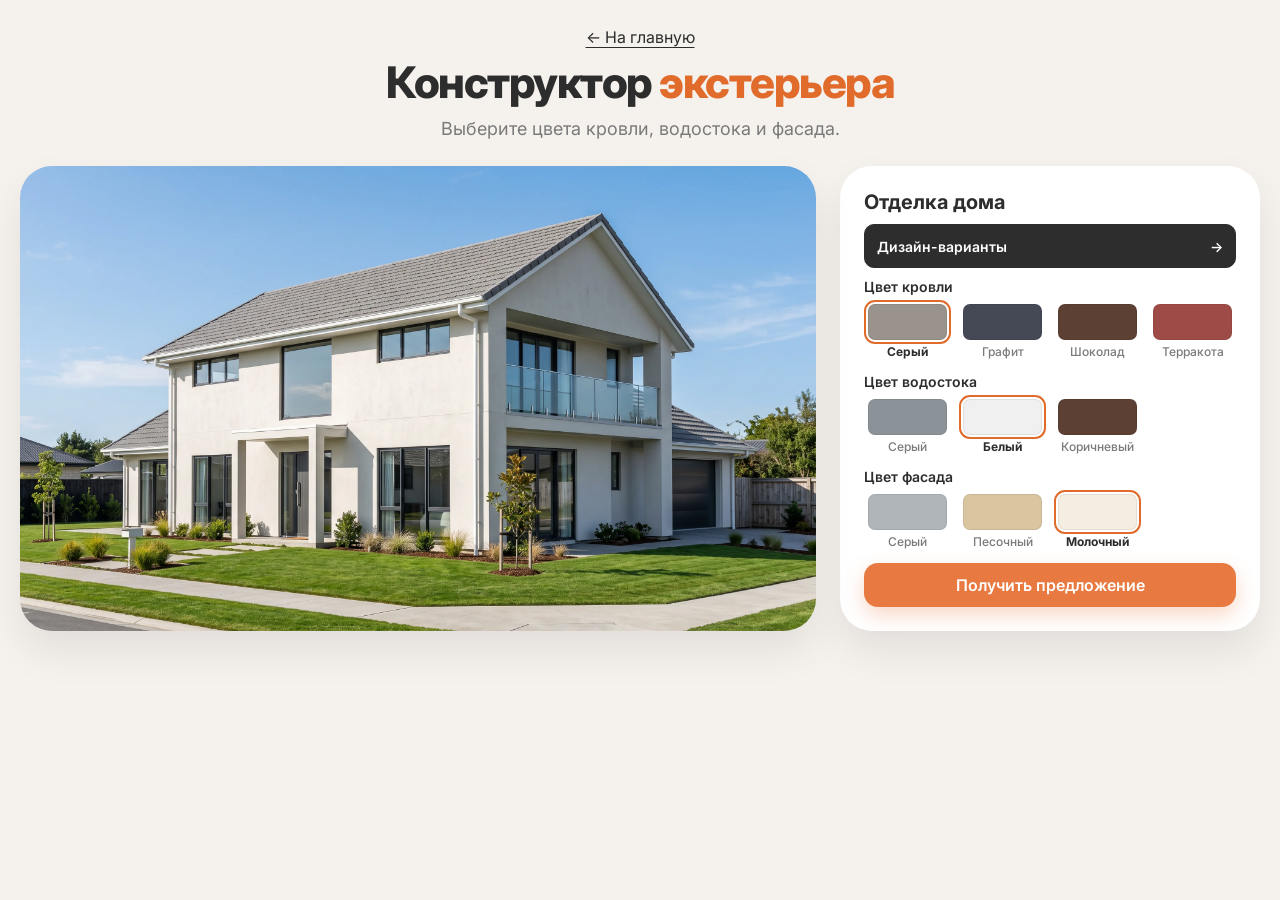
<file: exterior-classic.html>
<!DOCTYPE html>
<html lang="ru" class="exterior-page">
<head>
    <meta charset="UTF-8">
    <meta name="viewport" content="width=device-width, initial-scale=1.0">
    
    <!-- SEO ТЕГИ -->
    <title>Конструктор экстерьера: подбор цветов кровли и фасада | ХАУЗ.бел</title>
    <meta name="description" content="Сравните цвета кровли, водостока и фасада в визуальном конструкторе. Закажите расчет материалов в Молодечно.">
    
    <!-- ОПТИМИЗАЦИЯ: Шрифты и иконки без блокировки @import -->
    <link rel="icon" type="image/svg+xml" href="logo.svg">
    <link rel="preconnect" href="https://fonts.googleapis.com">
    <link rel="preconnect" href="https://fonts.gstatic.com" crossorigin>
    <link rel="preconnect" href="https://cdnjs.cloudflare.com">
    <link rel="stylesheet" href="https://fonts.googleapis.com/css2?family=Montserrat:wght@400;500;600;700;800;900&family=Roboto:wght@300;400;500;700&family=Inter:wght@400;500;600;700;800&display=swap">
    <link rel="stylesheet" href="https://cdnjs.cloudflare.com/ajax/libs/font-awesome/6.4.0/css/all.min.css" media="print" onload="this.media='all'">
    <link rel="canonical" href="https://xn--80aaj9a.xn--90ais/exterior.html">
    <link rel="stylesheet" href="styles.css">
    <link rel="canonical" href="https://xn--80aaj9a.xn--90ais/exterior-classic.html">
    
    <!-- ОПТИМИЗАЦИЯ LCP: Предзагрузка главного фото дома -->
    <link rel="preload" as="image" href="assets/exterior/magnific_modern-twostorey-family-house_eI7cVhqdqL.webp" fetchpriority="high">

    <style>
        .exterior-home { display: inline-block; margin-bottom: 12px; color: inherit; text-decoration: underline; text-underline-offset: 4px; }
        .exterior-page #estimate-dialog {
            width: min(390px, calc(100vw - 32px));
            padding: 24px;
        }
        .exterior-page #estimate-dialog, .exterior-page #estimate-dialog * {
            font-family: Roboto, Arial, sans-serif;
        }
        #estimate-title { font-size: 22px; font-weight: 600; line-height: 1.25; }
        .offer-form { display: grid; gap: 14px; }
        .offer-form label { display: grid; gap: 6px; font-size: 14px; font-weight: 500; }
        .offer-form input {
            width: 100%;
            min-height: 44px;
            padding: 10px 12px;
            border: 1px solid #c6c2bd;
            border-radius: 9px;
            font-size: 16px;
            font-weight: 400;
        }
        .offer-form input:focus { outline: 2px solid #c75623; outline-offset: 1px; }
        .offer-form .submit-btn { margin: 2px 0 0; font-size: 16px; }
        #offer-status { font-size: 14px; line-height: 1.4; }
        .exterior-page .visualization { position: relative; }
        #photo-loading {
            position: absolute;
            inset: 0;
            display: grid;
            place-items: center;
            pointer-events: none;
            background: rgb(0 0 0 / 42%);
            border-radius: inherit;
        }
        #photo-loading[hidden] { display: none; }
        #photo-loading span {
            padding: 9px 16px;
            border-radius: 20px;
            background: #292929;
            color: #fff;
        }
    </style>
</head>
<body>

    <!-- БЛОК ЗАГОЛОВКА (без плашки) -->
    <section class="hero-section">
        <a class="exterior-home" href="index.html#top">← На главную</a>
        <h1 class="hero-title">
            Конструктор <span>экстерьера</span>
        </h1>
        <p class="hero-subtitle">
            Выберите цвета кровли, водостока и фасада.
        </p>
    </section>

    <!-- ОСНОВНОЙ КОНТЕНТ -->
    <div class="main-container">
        <div class="layout">
            
            <!-- Левая часть: Большое фото -->
            <div class="visualization">
                <div id="photo-loading" role="status" hidden><span>Загрузка фото…</span></div>
                <!-- ИСПРАВЛЕНО: добавлены fetchpriority и decoding -->
                <img id="house" src="assets/exterior/magnific_modern-twostorey-family-house_eI7cVhqdqL.webp" width="2048" height="1143" alt="Дом с серой кровлей, белым водостоком и светлым фасадом" fetchpriority="high" decoding="async">
            </div>

            <!-- Правая часть: Панель -->
            <form class="controls finish-panel" aria-labelledby="finish-title">
                <h2 id="finish-title">Отделка дома</h2>
                <button type="button" class="design-variants-btn" id="design-variants"
                        aria-controls="house">Дизайн-варианты <span aria-hidden="true">→</span></button>
                <fieldset class="finish-group finish-roof">
                    <legend>Цвет кровли</legend>
                    <div class="finish-options">
                        <label class="finish-option">
                            <input type="radio" name="roof" value="gray" data-label="Серый" checked>
                            <span class="finish-tile">
                                <span class="finish-swatch" style="--finish-color: #99938c" aria-hidden="true"></span>
                                <span>Серый</span>
                            </span>
                        </label>
                        <label class="finish-option">
                            <input type="radio" name="roof" value="graphite" data-label="Графит">
                            <span class="finish-tile">
                                <span class="finish-swatch" style="--finish-color: #454956" aria-hidden="true"></span>
                                <span>Графит</span>
                            </span>
                        </label>
                        <label class="finish-option">
                            <input type="radio" name="roof" value="brown" data-label="Шоколад">
                            <span class="finish-tile">
                                <span class="finish-swatch" style="--finish-color: #5c4033" aria-hidden="true"></span>
                                <span>Шоколад</span>
                            </span>
                        </label>
                        <label class="finish-option">
                            <input type="radio" name="roof" value="terra" data-label="Терракота">
                            <span class="finish-tile">
                                <span class="finish-swatch" style="--finish-color: #9e4b47" aria-hidden="true"></span>
                                <span>Терракота</span>
                            </span>
                        </label>
                    </div>
                </fieldset>
                <fieldset class="finish-group finish-drain">
                    <legend>Цвет водостока</legend>
                    <div class="finish-options">
                        <label class="finish-option">
                            <input type="radio" name="drain" value="gray" data-label="Серый">
                            <span class="finish-tile">
                                <span class="finish-swatch" style="--finish-color: #8c9398" aria-hidden="true"></span>
                                <span>Серый</span>
                            </span>
                        </label>
                        <label class="finish-option">
                            <input type="radio" name="drain" value="white" data-label="Белый" checked>
                            <span class="finish-tile">
                                <span class="finish-swatch" style="--finish-color: #f0f0f0" aria-hidden="true"></span>
                                <span>Белый</span>
                            </span>
                        </label>
                        <label class="finish-option">
                            <input type="radio" name="drain" value="brown" data-label="Коричневый">
                            <span class="finish-tile">
                                <span class="finish-swatch" style="--finish-color: #5c4033" aria-hidden="true"></span>
                                <span>Коричневый</span>
                            </span>
                        </label>
                    </div>
                </fieldset>
                <fieldset class="finish-group finish-facade">
                    <legend>Цвет фасада</legend>
                    <div class="finish-options">
                        <label class="finish-option">
                            <input type="radio" name="facade" value="gray" data-label="Серый">
                            <span class="finish-tile">
                                <span class="finish-swatch" style="--finish-color: #b0b5b9" aria-hidden="true"></span>
                                <span>Серый</span>
                            </span>
                        </label>
                        <label class="finish-option">
                            <input type="radio" name="facade" value="sand" data-label="Песочный">
                            <span class="finish-tile">
                                <span class="finish-swatch" style="--finish-color: #d9c5a0" aria-hidden="true"></span>
                                <span>Песочный</span>
                            </span>
                        </label>
                        <label class="finish-option">
                            <input type="radio" name="facade" value="white" data-label="Молочный" checked>
                            <span class="finish-tile">
                                <span class="finish-swatch" style="--finish-color: #f4ede1" aria-hidden="true"></span>
                                <span>Молочный</span>
                            </span>
                        </label>
                    </div>
                </fieldset>
                <p class="finish-note" id="preview-status" role="status" hidden></p>
                <button type="submit" class="submit-btn" id="open-estimate">Получить предложение</button>
            </form>
        </div>
    </div>

<dialog id="estimate-dialog" aria-labelledby="estimate-title">
    <h2 id="estimate-title">Получить предложение</h2>
    <form id="offer-form" class="offer-form">
        <label>Телефон
            <input name="phone" type="tel" autocomplete="tel" inputmode="tel" placeholder="+375 (29) 123-45-67" pattern="\+375 \([0-9]{2}\) [0-9]{3}-[0-9]{2}-[0-9]{2}" required>
        </label>
        <label>Электронная почта
            <input name="email" type="email" autocomplete="email" placeholder="name@example.com" maxlength="254" required>
        </label>
        <button class="submit-btn" type="submit">Отправить заявку</button>
    </form>
    <p id="offer-status" role="status" hidden></p>
</dialog>

<!-- СКРИПТЫ ПЕРЕНЕСЕНЫ ВНИЗ: не блокируют отрисовку страницы -->
<!-- Yandex.Metrika counter -->
<script type="text/javascript">
    (function(m,e,t,r,i,k,a){
        m[i]=m[i]||function(){(m[i].a=m[i].a||[]).push(arguments)};
        m[i].l=1*new Date();
        for (var j = 0; j < document.scripts.length; j++) {if (document.scripts[j].src === r) { return; }}
        k=e.createElement(t),a=e.getElementsByTagName(t)[0],k.async=1,k.src=r,a.parentNode.insertBefore(k,a)
    })(window, document,'script','https://mc.yandex.ru/metrika/tag.js?id=114334468', 'ym');

    ym(114334468, 'init', {ssr:true, webvisor:true, clickmap:true, ecommerce:"dataLayer", referrer: document.referrer, url: location.href, accurateTrackBounce:true, trackLinks:true});
</script>
<noscript><div><img src="https://mc.yandex.ru/watch/114334468" style="position:absolute; left:-9999px;" alt="" /></div></noscript>
<!-- /Yandex.Metrika counter -->

<!-- Google tag (gtag.js) -->
<script async src="https://www.googletagmanager.com/gtag/js?id=G-YHMBLQK0NN"></script>
<script>
  window.dataLayer = window.dataLayer || [];
  function gtag(){dataLayer.push(arguments);}
  gtag('js', new Date());
  gtag('config', 'G-YHMBLQK0NN');
</script>

<script>
    const panel = document.querySelector('.finish-panel');
    const photo = document.getElementById('house');
    const previewStatus = document.getElementById('preview-status');
    const estimate = document.getElementById('estimate-dialog');
    const groupNames = ['roof', 'drain', 'facade'];
    const original = {
        src: photo.getAttribute('src'),
        alt: 'Дом с серой кровлей, белым водостоком и светлым фасадом'
    };
    // Ключ фото: кровля / водосток / фасад.
    const photos = {
        'gray/white/white': original,
        'graphite/white/white': {
            src: 'assets/exterior/magnific_modern-twostorey-family-house_u5zDeGGQLD.webp',
            alt: 'Дом с графитовой кровлей, белым водостоком и светлым фасадом'
        },
        'brown/white/white': {
            src: 'assets/exterior/magnific_modern-twostorey-family-house_5jTozyoKxe.webp',
            alt: 'Дом с шоколадной кровлей, белым водостоком и светлым фасадом'
        },
        'terra/white/white': {
            src: 'assets/exterior/magnific_modern-twostorey-family-house_Xmy2tD2Bfo.webp',
            alt: 'Дом с терракотовой кровлей, белым водостоком и светлым фасадом'
        },
        'gray/gray/white': {
            src: 'assets/exterior/magnific_modern-twostorey-family-house_aFZTpoOfSh.webp',
            alt: 'Дом с серой кровлей, серым водостоком и светлым фасадом'
        },
        'graphite/gray/white': {
            src: 'assets/exterior/magnific_modern-twostorey-family-house_VXSN2GyMMU.webp',
            alt: 'Дом с графитовой кровлей, серым водостоком и светлым фасадом'
        },
        'brown/gray/white': {
            src: 'assets/exterior/magnific_modern-twostorey-family-house_SyIQLyrUb8.webp',
            alt: 'Дом с шоколадной кровлей, серым водостоком и светлым фасадом'
        },
        'terra/gray/white': {
            src: 'assets/exterior/magnific_modern-twostorey-family-house_9ZuryCzNYZ.webp',
            alt: 'Дом с терракотовой кровлей, серым водостоком и светлым фасадом'
        },
        'gray/brown/white': {
            src: 'assets/exterior/roof-gray-gutter-brown.webp',
            alt: 'Дом с серой кровлей, коричневым водостоком и светлым фасадом'
        },
        'graphite/brown/white': {
            src: 'assets/exterior/roof-graphite-gutter-brown.webp',
            alt: 'Дом с графитовой кровлей, коричневым водостоком и светлым фасадом'
        },
        'brown/brown/white': {
            src: 'assets/exterior/roof-chocolate-gutter-brown.webp',
            alt: 'Дом с шоколадной кровлей, коричневым водостоком и светлым фасадом'
        },
        'terra/brown/white': {
            src: 'assets/exterior/roof-terracotta-gutter-brown.webp',
            alt: 'Дом с терракотовой кровлей, коричневым водостоком и светлым фасадом'
        },
        'gray/white/sand': {
            src: 'assets/exterior/magnific_modern-twostorey-family-house_4RExQY49Aa.webp',
            alt: 'Дом с серой кровлей, белым водостоком и песочным фасадом'
        },
        'gray/gray/sand': {
            src: 'assets/exterior/magnific_modern-twostorey-family-house_BhPzspCoQR.webp',
            alt: 'Дом с серой кровлей, серым водостоком и песочным фасадом'
        },
        'gray/brown/sand': {
            src: 'assets/exterior/magnific_modern-twostorey-family-house_WDL4yiUcXe.webp',
            alt: 'Дом с серой кровлей, коричневым водостоком и песочным фасадом'
        },
        'graphite/white/sand': {
            src: 'assets/exterior/magnific_modern-twostorey-family-house_xSefBH7jfW.webp',
            alt: 'Дом с графитовой кровлей, белым водостоком и песочным фасадом'
        },
        'graphite/gray/sand': {
            src: 'assets/exterior/magnific_modern-twostorey-family-house_gO8FMMXSXO.webp',
            alt: 'Дом с графитовой кровлей, серым водостоком и песочным фасадом'
        },
        'graphite/brown/sand': {
            src: 'assets/exterior/magnific_modern-twostorey-family-house_LwXEC1JswO.webp',
            alt: 'Дом с графитовой кровлей, коричневым водостоком и песочным фасадом'
        },
        'brown/white/sand': {
            src: 'assets/exterior/magnific_modern-twostorey-family-house_JNvKEjMOq4.webp',
            alt: 'Дом с шоколадной кровлей, белым водостоком и песочным фасадом'
        },
        'brown/gray/sand': {
            src: 'assets/exterior/magnific_modern-twostorey-family-house_nVxyqnCYQD.webp',
            alt: 'Дом с шоколадной кровлей, серым водостоком и песочным фасадом'
        },
        'brown/brown/sand': {
            src: 'assets/exterior/magnific_modern-twostorey-family-house_SyIHHjxUb8.webp',
            alt: 'Дом с шоколадной кровлей, коричневым водостоком и песочным фасадом'
        },
        'terra/white/sand': {
            src: 'assets/exterior/magnific_modern-twostorey-family-house_iGHlkOC3uK.webp',
            alt: 'Дом с терракотовой кровлей, белым водостоком и песочным фасадом'
        },
        'terra/gray/sand': {
            src: 'assets/exterior/magnific_modern-twostorey-family-house_O6akIKRynm.webp',
            alt: 'Дом с терракотовой кровлей, серым водостоком и песочным фасадом'
        },
        'terra/brown/sand': {
            src: 'assets/exterior/magnific_modern-twostorey-family-house_rgpafHUxtc.webp',
            alt: 'Дом с терракотовой кровлей, коричневым водостоком и песочным фасадом'
        },
        'gray/gray/gray': {
            src: 'assets/exterior/magnific_modern-twostorey-family-house_MBURTemDCm.webp',
            alt: 'Дом с серой кровлей, серым водостоком и серым фасадом'
        },
        'gray/white/gray': {
            src: 'assets/exterior/magnific_modern-twostorey-family-house_xSeEls5jfW.webp',
            alt: 'Дом с серой кровлей, белым водостоком и серым фасадом'
        },
        'gray/brown/gray': {
            src: 'assets/exterior/magnific_modern-twostorey-family-house_gO8qVHISXO.webp',
            alt: 'Дом с серой кровлей, коричневым водостоком и серым фасадом'
        },
        'graphite/white/gray': {
            src: 'assets/exterior/magnific_modern-twostorey-family-house_dtOzbn7XSL.webp',
            alt: 'Дом с графитовой кровлей, белым водостоком и серым фасадом'
        },
        'graphite/gray/gray': {
            src: 'assets/exterior/magnific_modern-twostorey-family-house_KLVvlUykqp.webp',
            alt: 'Дом с графитовой кровлей, серым водостоком и серым фасадом'
        },
        'graphite/brown/gray': {
            src: 'assets/exterior/magnific_modern-twostorey-family-house_mEiVOqahJQ.webp',
            alt: 'Дом с графитовой кровлей, коричневым водостоком и серым фасадом'
        },
        'brown/white/gray': {
            src: 'assets/exterior/magnific_modern-twostorey-family-house_lJoHzDlgv9.webp',
            alt: 'Дом с шоколадной кровлей, белым водостоком и серым фасадом'
        },
        'brown/gray/gray': {
            src: 'assets/exterior/magnific_modern-twostorey-family-house_3zqUc6pREY.webp',
            alt: 'Дом с шоколадной кровлей, серым водостоком и серым фасадом'
        },
        'brown/brown/gray': {
            src: 'assets/exterior/magnific_modern-twostorey-family-house_6AFgfWtiJO.webp',
            alt: 'Дом с шоколадной кровлей, коричневым водостоком и серым фасадом'
        },
        'terra/white/gray': {
            src: 'assets/exterior/magnific_modern-twostorey-family-house_iGHS8Ev3uK.webp',
            alt: 'Дом с терракотовой кровлей, белым водостоком и серым фасадом'
        },
        'terra/gray/gray': {
            src: 'assets/exterior/magnific_modern-twostorey-family-house_SyIb6lIUb8.webp',
            alt: 'Дом с терракотовой кровлей, серым водостоком и серым фасадом'
        },
        'terra/brown/gray': {
            src: 'assets/exterior/magnific_modern-twostorey-family-house_jUduMfnLD0.webp',
            alt: 'Дом с терракотовой кровлей, коричневым водостоком и серым фасадом'
        }
    };

    function selectedColors() {
        return groupNames.map(name => panel.querySelector('input[name="' + name + '"]:checked'));
    }

    const designButton = document.getElementById('design-variants');
    const loadingStatus = document.getElementById('photo-loading');
    const openEstimate = document.getElementById('open-estimate');
    let lastDesignNumber = 0;
    let designActive = false;
    let previewRequest = 0;
    let previewLoading = false;
    let displayedSelection = { image: original.src, variant: 'gray/white/white' };

    function setPreviewLoading(loading) {
        previewLoading = loading;
        loadingStatus.hidden = !loading;
        openEstimate.disabled = loading;
    }

    async function loadPhoto(src) {
        const image = new Image();
        image.src = src;
        try {
            await image.decode();
            return true;
        } catch {
            return false;
        }
    }

    function showPhoto(src, alt, variant) {
        photo.setAttribute('src', src);
        photo.alt = alt;
        displayedSelection = { image: src, variant };
    }

    async function updatePreview() {
        designActive = false;
        const request = ++previewRequest;
        const inputs = selectedColors();
        const key = inputs.map(input => input.value).join('/');
        const match = photos[key];
        const preview = match || original;
        setPreviewLoading(true);
        const loaded = await loadPhoto(preview.src);
        if (request !== previewRequest) return;
        setPreviewLoading(false);

        if (loaded) showPhoto(preview.src, preview.alt, key);
        previewStatus.hidden = loaded && Boolean(match);
        previewStatus.textContent = loaded
            ? 'Фото для этого сочетания пока нет. Показан исходный вариант.'
            : 'Не удалось загрузить фото. Показан предыдущий вариант.';
    }

    designButton.addEventListener('click', async () => {
        if (previewLoading && designActive) return;
        const request = ++previewRequest;
        
        // Начинаем со следующего номера, или с 1, если это первый клик
        let number = designActive ? lastDesignNumber + 1 : 1;
        designActive = true;
        setPreviewLoading(true);
        
        let loaded = false;
        let src = '';
        let attempts = 0;
        const maxNumber = 100; // Максимальный номер для проверки

        while (attempts < maxNumber) {
            if (number > maxNumber) {
                number = 1; // Если дошли до 100, начинаем проверку сначала
            }
            
            src = 'assets/exterior/design/' + number + '.webp';
            loaded = await loadPhoto(src);
            
            if (loaded && request === previewRequest) {
                break; // Файл найден и загружен, выходим из цикла
            }
            
            number++;
            attempts++;
        }

        if (request !== previewRequest) return;
        setPreviewLoading(false);
        
        if (!loaded) {
            designActive = false;
            previewStatus.hidden = false;
            previewStatus.textContent = 'Нет доступных дизайн-вариантов.';
            return;
        }

        lastDesignNumber = number;
        const description = 'Дизайн-вариант ' + number;
        showPhoto(src, description, 'design/' + number);
        previewStatus.hidden = true;
    });

    panel.addEventListener('change', updatePreview);
    const offerForm = document.getElementById('offer-form');
    const offerSubmit = offerForm.querySelector('button[type="submit"]');
    const offerStatus = document.getElementById('offer-status');
    const phone = offerForm.elements.phone;
    let offerSelection;
    let offerSending = false;

    phone.addEventListener('input', () => {
        let digits = phone.value.replace(/\D/g, '');
        if (digits.startsWith('375')) digits = digits.slice(3);
        else if (digits.length >= 11 && digits.startsWith('80')) digits = digits.slice(2);
        digits = digits.slice(0, 9);

        if (!digits) {
            phone.value = '';
            return;
        }

        let formatted = '+375 (' + digits.slice(0, 2);
        if (digits.length > 2) formatted += ') ' + digits.slice(2, 5);
        if (digits.length > 5) formatted += '-' + digits.slice(5, 7);
        if (digits.length > 7) formatted += '-' + digits.slice(7, 9);
        phone.value = formatted;
    });

    function outsideOffer(event) {
        if (event.target !== estimate) return false;
        const bounds = estimate.getBoundingClientRect();
        return event.clientX < bounds.left || event.clientX >= bounds.right
            || event.clientY < bounds.top || event.clientY >= bounds.bottom;
    }

    let pressedOutside = false;
    estimate.addEventListener('pointerdown', event => {
        pressedOutside = outsideOffer(event);
    });
    estimate.addEventListener('click', event => {
        if (pressedOutside && outsideOffer(event)) estimate.close();
        pressedOutside = false;
    });

    panel.addEventListener('submit', event => {
        event.preventDefault();
        if (previewLoading) return;
        offerSelection = displayedSelection;
        if (!offerSending) {
            offerStatus.hidden = true;
            offerSubmit.disabled = false;
        }
        estimate.showModal();
    });

    offerForm.addEventListener('submit', async event => {
        event.preventDefault();
        if (offerSending) return;
        const details = Object.fromEntries(new FormData(offerForm));
        offerSending = true;
        offerSubmit.disabled = true;
        offerStatus.hidden = false;
        offerStatus.textContent = 'Отправляем письмо…';
        try {
            const response = await fetch('https://house-2oga.onrender.com/api/exterior-offer', {
                method: 'POST',
                headers: {'Content-Type': 'application/json'},
                body: JSON.stringify({...offerSelection, ...details})
            });
            const result = await response.json();
            if (!response.ok || result.ok !== true) throw new Error(result.error);
            offerForm.reset();
            offerStatus.textContent = 'Письмо с выбранным фото отправлено.';
        } catch (error) {
            offerStatus.textContent = error.message === 'rate_limit'
                ? 'Слишком много заявок. Попробуйте позже.'
                : 'Не удалось отправить заявку. Попробуйте позже.';
        } finally {
            offerSubmit.disabled = false; // <-- РАЗБЛОКИРУЕМ КНОПКУ ВСЕГДА
            offerSending = false;
        }
    });

    updatePreview();
</script>
</body>
</html>
</file>
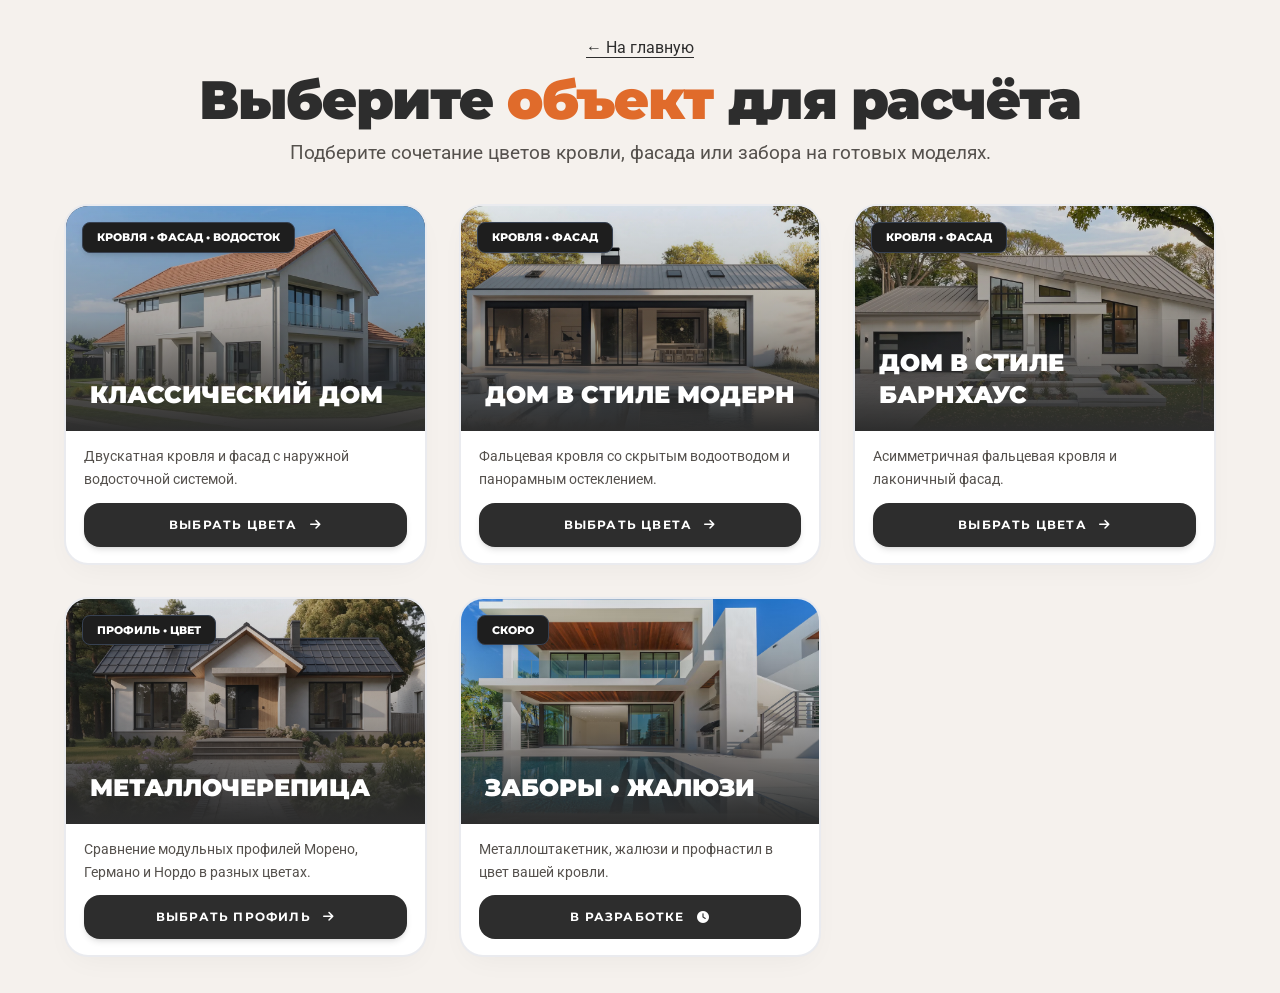
<file: exterior-hub.html>
<!DOCTYPE html>
<html lang="ru" class="scroll-smooth">

<head>
    <meta charset="UTF-8">
    <meta name="viewport" content="width=device-width, initial-scale=1.0">
    <title>Выбор объекта для конструктора | ХАУЗ.бел</title>

    <link rel="icon" type="image/svg+xml" href="/logo.svg">
    <link rel="preconnect" href="https://fonts.googleapis.com">
    <link rel="preconnect" href="https://fonts.gstatic.com" crossorigin>
    <link rel="stylesheet"
        href="https://fonts.googleapis.com/css2?family=Montserrat:wght@400;500;600;700;800;900&family=Roboto:wght@300;400;500;700&display=swap">
    <link rel="stylesheet" href="https://cdnjs.cloudflare.com/ajax/libs/font-awesome/6.4.0/css/all.min.css"
        media="print" onload="this.media='all'">

    <link rel="stylesheet" href="styles.css">
</head>

<body class="home-page min-h-screen flex flex-col justify-between selection:bg-house-orange selection:text-white">

    <main class="home-main flex-grow flex flex-col px-4 sm:px-6 lg:px-8 max-w-7xl mx-auto w-full">

        <!-- Кнопка "На главную" -->
        <div class="w-full max-w-6xl mx-auto mb-6 text-center">
            <a class="exterior-home" href="index.html#top">← На главную</a>
        </div>

        <!-- Заголовок -->
        <div class="home-hero text-center mx-auto mb-8">
            <h1 class="font-black text-charcoal tracking-tight">
                Выберите <span>объект</span> для расчёта
            </h1>
            <p class="font-roboto">
                Подберите сочетание цветов кровли, фасада или забора на готовых моделях.
            </p>
        </div>

        <!-- Сетка карточек (3 колонки) -->
        <div class="home-directions grid md:grid-cols-2 lg:grid-cols-3 items-stretch max-w-6xl mx-auto w-full gap-6">

            <!-- КАРТОЧКА 1 (Классический дом) -->
            <div
                class="direction-card bg-white rounded-3xl overflow-hidden border-2 border-gray-200/80 hover:border-house-orange shadow-soft hover:shadow-card-hover flex flex-col justify-between group">
                <div>
                    <div class="home-card-image relative overflow-hidden bg-gray-900">
                        <img src="assets/exterior/magnific_modern-twostorey-family-house_9ZuryCzNYZ.webp"
                            alt="Классический дом" width="1000" height="667" fetchpriority="high" decoding="async"
                            class="bg-zoom-img w-full h-full object-cover opacity-90 group-hover:opacity-100">
                        <div class="absolute inset-0 bg-gradient-to-t from-charcoal via-charcoal/30 to-transparent">
                        </div>

                        <div
                            class="absolute top-4 left-4 bg-charcoal-dark text-white border border-gray-700 text-[11px] font-montserrat font-extrabold uppercase px-3.5 py-1.5 rounded-lg shadow-md">
                            Кровля • Фасад • Водосток
                        </div>

                        <div class="absolute bottom-5 left-6 right-6 text-white">
                            <h2 class="text-xl sm:text-2xl font-black font-montserrat leading-tight">КЛАССИЧЕСКИЙ ДОМ
                            </h2>
                        </div>
                    </div>
                    <p class="home-card-summary text-sm font-roboto leading-relaxed">
                        Двускатная кровля и фасад с наружной водосточной системой.
                    </p>
                </div>
                <div class="home-card-action mt-auto">
                    <a href="exterior-classic.html"
                        class="home-card-link w-full font-montserrat font-bold text-xs uppercase tracking-widest rounded-2xl shadow-md transition-all duration-300 flex items-center justify-center gap-3">
                        <span>Выбрать цвета</span>
                        <i class="fa-solid fa-arrow-right transition-transform group-hover:translate-x-1"></i>
                    </a>
                </div>
            </div>

            <!-- КАРТОЧКА 2 (Модерн) -->
            <div
                class="direction-card bg-white rounded-3xl overflow-hidden border-2 border-gray-200/80 hover:border-house-orange shadow-soft hover:shadow-card-hover flex flex-col justify-between group">
                <div>
                    <div class="home-card-image relative overflow-hidden bg-gray-900">
                        <img src="assets/new-webp/1.webp" alt="Дом в стиле модерн" width="1000" height="667"
                            loading="lazy" decoding="async"
                            class="bg-zoom-img w-full h-full object-cover opacity-90 group-hover:opacity-100">
                        <div class="absolute inset-0 bg-gradient-to-t from-charcoal via-charcoal/30 to-transparent">
                        </div>

                        <div
                            class="absolute top-4 left-4 bg-charcoal-dark text-white border border-gray-700 text-[11px] font-montserrat font-extrabold uppercase px-3.5 py-1.5 rounded-lg shadow-md">
                            Кровля • Фасад
                        </div>

                        <div class="absolute bottom-5 left-6 right-6 text-white">
                            <h2 class="text-xl sm:text-2xl font-black font-montserrat leading-tight">ДОМ В СТИЛЕ МОДЕРН
                            </h2>
                        </div>
                    </div>
                    <p class="home-card-summary text-sm font-roboto leading-relaxed">
                        Фальцевая кровля со скрытым водоотводом и панорамным остеклением.
                    </p>
                </div>
                <div class="home-card-action mt-auto">
                    <a href="exterior-modern.html"
                        class="home-card-link w-full font-montserrat font-bold text-xs uppercase tracking-widest rounded-2xl shadow-md transition-all duration-300 flex items-center justify-center gap-3">
                        <span>Выбрать цвета</span>
                        <i class="fa-solid fa-arrow-right transition-transform group-hover:translate-x-1"></i>
                    </a>
                </div>
            </div>

            <!-- КАРТОЧКА 3 (Барнхаус) -->
            <div
                class="direction-card bg-white rounded-3xl overflow-hidden border-2 border-gray-200/80 hover:border-house-orange shadow-soft hover:shadow-card-hover flex flex-col justify-between group">
                <div>
                    <div class="home-card-image relative overflow-hidden bg-gray-900">
                        <!-- Вставь сюда путь к первой картинке Барнхауса из новой папки (например, new-webp2/1.webp) -->
                        <img src="assets/new-webp2/1.webp" alt="Дом в стиле Барнхаус" width="1000" height="667"
                            loading="lazy" decoding="async"
                            class="bg-zoom-img w-full h-full object-cover opacity-90 group-hover:opacity-100">
                        <div class="absolute inset-0 bg-gradient-to-t from-charcoal via-charcoal/30 to-transparent">
                        </div>

                        <div
                            class="absolute top-4 left-4 bg-charcoal-dark text-white border border-gray-700 text-[11px] font-montserrat font-extrabold uppercase px-3.5 py-1.5 rounded-lg shadow-md">
                            Кровля • Фасад
                        </div>

                        <div class="absolute bottom-5 left-6 right-6 text-white">
                            <h2 class="text-xl sm:text-2xl font-black font-montserrat leading-tight">ДОМ В СТИЛЕ
                                БАРНХАУС</h2>
                        </div>
                    </div>
                    <p class="home-card-summary text-sm font-roboto leading-relaxed">
                        Асимметричная фальцевая кровля и лаконичный фасад.
                    </p>
                </div>
                <div class="home-card-action mt-auto">
                    <!-- Ссылка на новый файл -->
                    <a href="exterior-barn.html"
                        class="home-card-link w-full font-montserrat font-bold text-xs uppercase tracking-widest rounded-2xl shadow-md transition-all duration-300 flex items-center justify-center gap-3">
                        <span>Выбрать цвета</span>
                        <i class="fa-solid fa-arrow-right transition-transform group-hover:translate-x-1"></i>
                    </a>
                </div>
            </div>

                        <!-- КАРТОЧКА 4 (Металлочерепица) -->
            <div class="direction-card bg-white rounded-3xl overflow-hidden border-2 border-gray-200/80 hover:border-house-orange shadow-soft hover:shadow-card-hover flex flex-col justify-between group">
                <div>
                    <div class="home-card-image relative overflow-hidden bg-gray-900">
                        <img src="assets/roof-types/1.webp" alt="Конструктор металлочерепицы" width="1000" height="667" loading="lazy" decoding="async" class="bg-zoom-img w-full h-full object-cover opacity-90 group-hover:opacity-100">
                        <div class="absolute inset-0 bg-gradient-to-t from-charcoal via-charcoal/30 to-transparent"></div>
                        
                        <div class="absolute top-4 left-4 bg-charcoal-dark text-white border border-gray-700 text-[11px] font-montserrat font-extrabold uppercase px-3.5 py-1.5 rounded-lg shadow-md">
                            Профиль • Цвет
                        </div>
                        
                        <div class="absolute bottom-5 left-6 right-6 text-white">
                            <h2 class="text-xl sm:text-2xl font-black font-montserrat leading-tight">МЕТАЛЛОЧЕРЕПИЦА</h2>
                        </div>
                    </div>
                    <p class="home-card-summary text-sm font-roboto leading-relaxed">
                        Сравнение модульных профилей Морено, Германо и Нордо в разных цветах.
                    </p>
                </div>
                <div class="home-card-action mt-auto">
                    <a href="exterior-roof.html" class="home-card-link w-full font-montserrat font-bold text-xs uppercase tracking-widest rounded-2xl shadow-md transition-all duration-300 flex items-center justify-center gap-3">
                        <span>Выбрать профиль</span>
                        <i class="fa-solid fa-arrow-right transition-transform group-hover:translate-x-1"></i>
                    </a>
                </div>
            </div>

            <!-- КАРТОЧКА 4 (Заглушка - Заборы) -->
            <div class="direction-card bg-white rounded-3xl overflow-hidden border-2 border-gray-200/80 shadow-soft flex flex-col justify-between group"
                style="cursor: default;">
                <div>
                    <div class="home-card-image relative overflow-hidden bg-gray-900">
                        <img src="assets/exterior.webp" alt="Заборы и жалюзи" width="1000" height="667" loading="lazy"
                            decoding="async" class="w-full h-full object-cover grayscale opacity-60">
                        <div class="absolute inset-0 bg-gradient-to-t from-charcoal via-charcoal/30 to-transparent">
                        </div>

                        <div
                            class="absolute top-4 left-4 bg-charcoal-dark text-white border border-gray-700 text-[11px] font-montserrat font-extrabold uppercase px-3.5 py-1.5 rounded-lg shadow-md opacity-80">
                            Скоро
                        </div>

                        <div class="absolute bottom-5 left-6 right-6 text-white">
                            <h2 class="text-xl sm:text-2xl font-black font-montserrat leading-tight">ЗАБОРЫ • ЖАЛЮЗИ
                            </h2>
                        </div>
                    </div>
                    <p class="home-card-summary text-sm font-roboto leading-relaxed">
                        Металлоштакетник, жалюзи и профнастил в цвет вашей кровли.
                    </p>
                </div>
                <div class="home-card-action mt-auto">
                    <div
                        class="home-card-link w-full font-montserrat font-bold text-xs uppercase tracking-widest rounded-2xl flex items-center justify-center gap-3 bg-gray-100 text-gray-400 shadow-none">
                        <span>В разработке</span>
                        <i class="fa-solid fa-clock"></i>
                    </div>
                </div>
            </div>

        </div>
    </main>

    <!-- Yandex.Metrika counter -->
    <script type="text/javascript">
        (function (m, e, t, r, i, k, a) {
            m[i] = m[i] || function () { (m[i].a = m[i].a || []).push(arguments) };
            m[i].l = 1 * new Date();
            for (var j = 0; j < document.scripts.length; j++) { if (document.scripts[j].src === r) { return; } }
            k = e.createElement(t), a = e.getElementsByTagName(t)[0], k.async = 1, k.src = r, a.parentNode.insertBefore(k, a)
        })(window, document, 'script', 'https://mc.yandex.ru/metrika/tag.js?id=114334468', 'ym');

        ym(114334468, 'init', { ssr: true, webvisor: true, clickmap: true, ecommerce: "dataLayer", referrer: document.referrer, url: location.href, accurateTrackBounce: true, trackLinks: true });
    </script>
    <noscript>
        <div><img src="https://mc.yandex.ru/watch/114334468" style="position:absolute; left:-9999px;" alt="" /></div>
    </noscript>
    <!-- /Yandex.Metrika counter -->

    <!-- Google tag (gtag.js) -->
    <script async src="https://www.googletagmanager.com/gtag/js?id=G-YHMBLQK0NN"></script>
    <script>
        window.dataLayer = window.dataLayer || [];
        function gtag() { dataLayer.push(arguments); }
        gtag('js', new Date());
        gtag('config', 'G-YHMBLQK0NN');
    </script>
</body>

</html>
</file>
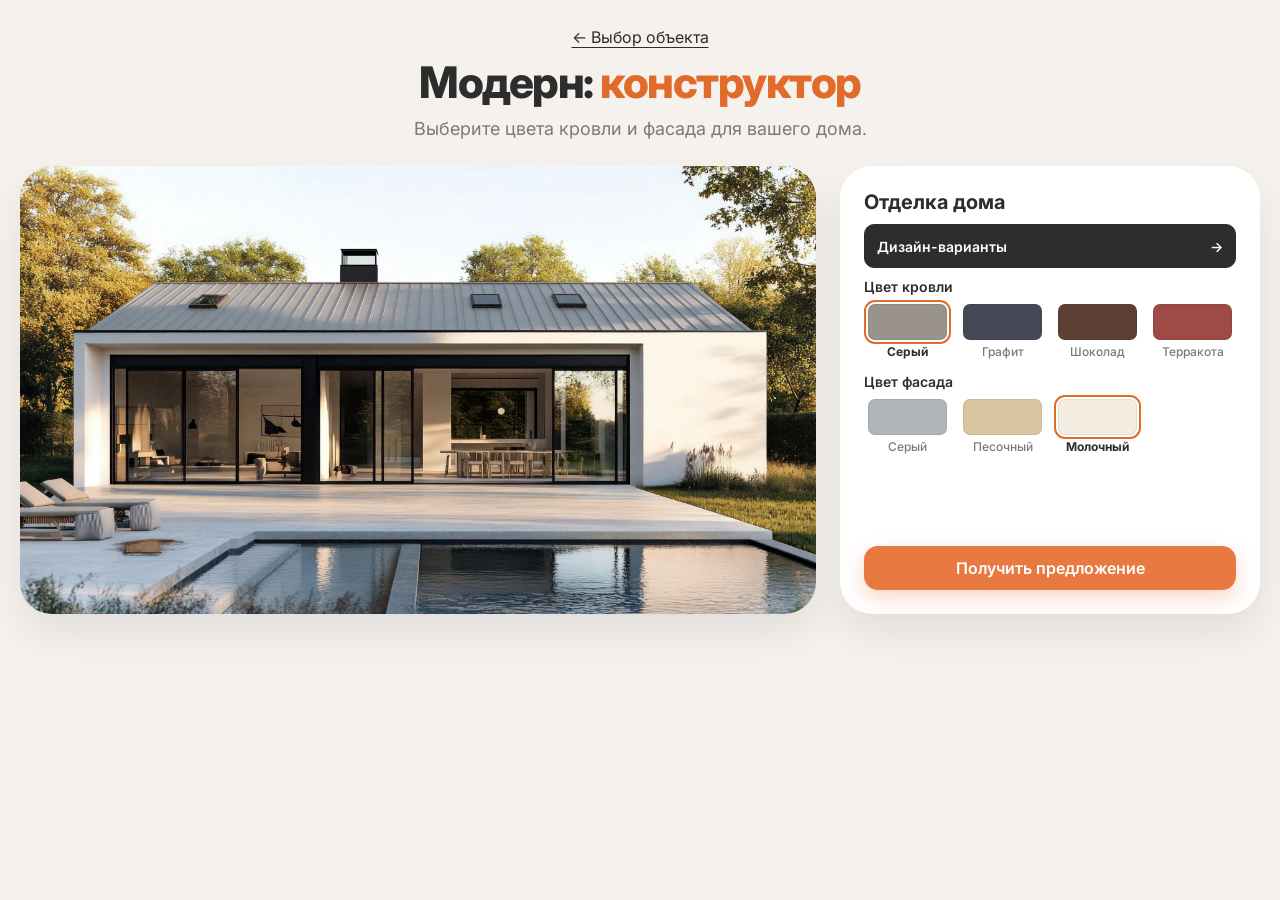
<file: exterior-modern.html>
<!DOCTYPE html>
<html lang="ru" class="exterior-page">
<head>
    <meta charset="UTF-8">
    <meta name="viewport" content="width=device-width, initial-scale=1.0">
    
    <!-- SEO ТЕГИ -->
    <title>Конструктор экстерьера (Модерн): подбор цветов кровли и фасада | ХАУЗ.бел</title>
    <meta name="description" content="Сравните цвета кровли и фасада для дома в стиле модерн. Закажите расчет материалов в Молодечно.">
    
    <!-- ОПТИМИЗАЦИЯ: Шрифты и иконки без блокировки @import -->
    <link rel="icon" type="image/svg+xml" href="/logo.svg">
    <link rel="preconnect" href="https://fonts.googleapis.com">
    <link rel="preconnect" href="https://fonts.gstatic.com" crossorigin>
    <link rel="preconnect" href="https://cdnjs.cloudflare.com">
    <link rel="stylesheet" href="https://fonts.googleapis.com/css2?family=Montserrat:wght@400;500;600;700;800;900&family=Roboto:wght@300;400;500;700&family=Inter:wght@400;500;600;700;800&display=swap">
    <link rel="stylesheet" href="https://cdnjs.cloudflare.com/ajax/libs/font-awesome/6.4.0/css/all.min.css" media="print" onload="this.media='all'">
    <link rel="canonical" href="https://xn--80aaj9a.xn--90ais/exterior-modern.html">
    <link rel="stylesheet" href="styles.css">
    
    <!-- ОПТИМИЗАЦИЯ LCP: Предзагрузка главного фото (замени на свой 1.webp) -->
    <link rel="preload" as="image" href="assets/new-webp/1.webp" fetchpriority="high">

    <style>
        .exterior-home { display: inline-block; margin-bottom: 12px; color: inherit; text-decoration: underline; text-underline-offset: 4px; }
        .exterior-page #estimate-dialog { width: min(390px, calc(100vw - 32px)); padding: 24px; }
        .exterior-page #estimate-dialog, .exterior-page #estimate-dialog * { font-family: Roboto, Arial, sans-serif; }
        #estimate-title { font-size: 22px; font-weight: 600; line-height: 1.25; }
        .offer-form { display: grid; gap: 14px; }
        .offer-form label { display: grid; gap: 6px; font-size: 14px; font-weight: 500; }
        .offer-form input { width: 100%; min-height: 44px; padding: 10px 12px; border: 1px solid #c6c2bd; border-radius: 9px; font-size: 16px; font-weight: 400; }
        .offer-form input:focus { outline: 2px solid #c75623; outline-offset: 1px; }
        .offer-form .submit-btn { margin: 2px 0 0; font-size: 16px; }
        #offer-status { font-size: 14px; line-height: 1.4; }
        .exterior-page .visualization { position: relative; }
        #photo-loading { position: absolute; inset: 0; display: grid; place-items: center; pointer-events: none; background: rgb(0 0 0 / 42%); border-radius: inherit; }
        #photo-loading[hidden] { display: none; }
        #photo-loading span { padding: 9px 16px; border-radius: 20px; background: #292929; color: #fff; }
    </style>
</head>
<body>

    <section class="hero-section">
        <a class="exterior-home" href="exterior-hub.html">← Выбор объекта</a>
        <h1 class="hero-title">Модерн: <span>конструктор</span></h1>
        <p class="hero-subtitle">Выберите цвета кровли и фасада для вашего дома.</p>
    </section>

    <div class="main-container">
        <div class="layout">
            
            <!-- Левая часть: Большое фото -->
            <div class="visualization">
                <div id="photo-loading" role="status" hidden><span>Загрузка фото…</span></div>
                <!-- Начальное фото, замени на актуальное -->
                <img id="house" src="assets/new-webp/1.webp" width="2048" height="1143" alt="Дом в стиле модерн" fetchpriority="high" decoding="async">
            </div>

            <!-- Правая часть: Панель -->
            <form class="controls finish-panel" aria-labelledby="finish-title">
                <h2 id="finish-title">Отделка дома</h2>
                <button type="button" class="design-variants-btn" id="design-variants" aria-controls="house">Дизайн-варианты <span aria-hidden="true">→</span></button>
                
                <!-- Только Кровля и Фасад (Водосток убран) -->
                <fieldset class="finish-group finish-roof">
                    <legend>Цвет кровли</legend>
                    <div class="finish-options">
                        <label class="finish-option"><input type="radio" name="roof" value="gray" data-label="Серый" checked><span class="finish-tile"><span class="finish-swatch" style="--finish-color: #99938c"></span><span>Серый</span></span></label>
                        <label class="finish-option"><input type="radio" name="roof" value="graphite" data-label="Графит"><span class="finish-tile"><span class="finish-swatch" style="--finish-color: #454956"></span><span>Графит</span></span></label>
                        <label class="finish-option"><input type="radio" name="roof" value="brown" data-label="Шоколад"><span class="finish-tile"><span class="finish-swatch" style="--finish-color: #5c4033"></span><span>Шоколад</span></span></label>
                        <label class="finish-option"><input type="radio" name="roof" value="terra" data-label="Терракота"><span class="finish-tile"><span class="finish-swatch" style="--finish-color: #9e4b47"></span><span>Терракота</span></span></label>
                    </div>
                </fieldset>
                
                <fieldset class="finish-group finish-facade">
                    <legend>Цвет фасада</legend>
                    <div class="finish-options">
                        <label class="finish-option"><input type="radio" name="facade" value="gray" data-label="Серый"><span class="finish-tile"><span class="finish-swatch" style="--finish-color: #b0b5b9"></span><span>Серый</span></span></label>
                        <label class="finish-option"><input type="radio" name="facade" value="sand" data-label="Песочный"><span class="finish-tile"><span class="finish-swatch" style="--finish-color: #d9c5a0"></span><span>Песочный</span></span></label>
                        <label class="finish-option"><input type="radio" name="facade" value="white" data-label="Молочный" checked><span class="finish-tile"><span class="finish-swatch" style="--finish-color: #f4ede1"></span><span>Молочный</span></span></label>
                    </div>
                </fieldset>
                
                <p class="finish-note" id="preview-status" role="status" hidden></p>
                <button type="submit" class="submit-btn" id="open-estimate">Получить предложение</button>
            </form>
        </div>
    </div>

<dialog id="estimate-dialog" aria-labelledby="estimate-title">
    <h2 id="estimate-title">Получить предложение</h2>
    <form id="offer-form" class="offer-form">
        <label>Телефон <input name="phone" type="tel" autocomplete="tel" inputmode="tel" placeholder="+375 (29) 123-45-67" pattern="\+375 \([0-9]{2}\) [0-9]{3}-[0-9]{2}-[0-9]{2}" required></label>
        <label>Электронная почта <input name="email" type="email" autocomplete="email" placeholder="name@example.com" maxlength="254" required></label>
        <button class="submit-btn" type="submit">Отправить заявку</button>
    </form>
    <p id="offer-status" role="status" hidden></p>
</dialog>

<!-- Аналитика (оставил как было) -->
<script type="text/javascript">
    (function(m,e,t,r,i,k,a){m[i]=m[i]||function(){(m[i].a=m[i].a||[]).push(arguments)};m[i].l=1*new Date();for (var j = 0; j < document.scripts.length; j++) {if (document.scripts[j].src === r) { return; }}k=e.createElement(t),a=e.getElementsByTagName(t)[0],k.async=1,k.src=r,a.parentNode.insertBefore(k,a)})(window, document,'script','https://mc.yandex.ru/metrika/tag.js?id=114334468', 'ym');
    ym(114334468, 'init', {ssr:true, webvisor:true, clickmap:true, ecommerce:"dataLayer", referrer: document.referrer, url: location.href, accurateTrackBounce:true, trackLinks:true});
</script>
<noscript><div><img src="https://mc.yandex.ru/watch/114334468" style="position:absolute; left:-9999px;" alt="" /></div></noscript>
<script async src="https://www.googletagmanager.com/gtag/js?id=G-YHMBLQK0NN"></script>
<script>
  window.dataLayer = window.dataLayer || [];
  function gtag(){dataLayer.push(arguments);}
  gtag('js', new Date());
  gtag('config', 'G-YHMBLQK0NN');
</script>

<script>
    const panel = document.querySelector('.finish-panel');
    const photo = document.getElementById('house');
    const previewStatus = document.getElementById('preview-status');
    const estimate = document.getElementById('estimate-dialog');
    const groupNames = ['roof', 'facade']; // Только кровля и фасад
    
    const original = { src: photo.getAttribute('src'), alt: 'Дом в стиле модерн' };
    
    const photos = {
        'gray/white':   { src: 'assets/new-webp/1.webp', alt: 'Серая кровля, белый фасад' },
        'graphite/white': { src: 'assets/new-webp/10.webp', alt: 'Графитовая кровля, белый фасад' },
        'brown/white':  { src: 'assets/new-webp/7.webp', alt: 'Шоколадная кровля, белый фасад' },
        'terra/white':  { src: 'assets/new-webp/6.webp', alt: 'Терракотовая кровля, белый фасад' },
        
        'gray/sand':    { src: 'assets/new-webp/9.webp', alt: 'Серая кровля, песочный фасад' },
        'graphite/sand':{ src: 'assets/new-webp/8.webp', alt: 'Графитовая кровля, песочный фасад' },
        'brown/sand':   { src: 'assets/new-webp/3.webp', alt: 'Шоколадная кровля, песочный фасад' },
        'terra/sand':   { src: 'assets/new-webp/4.webp', alt: 'Терракотовая кровля, песочный фасад' },
        
        'gray/gray':    { src: 'assets/new-webp/2.webp', alt: 'Серая кровля, серый фасад' },
        'graphite/gray':{ src: 'assets/new-webp/12.webp', alt: 'Графитовая кровля, серый фасад' },
        'brown/gray':   { src: 'assets/new-webp/11.webp', alt: 'Шоколадная кровля, серый фасад' },
        'terra/gray':   { src: 'assets/new-webp/5.webp', alt: 'Терракотовая кровля, серый фасад' }
    };

    function selectedColors() {
        return groupNames.map(name => panel.querySelector('input[name="' + name + '"]:checked'));
    }

    const designButton = document.getElementById('design-variants');
    const loadingStatus = document.getElementById('photo-loading');
    const openEstimate = document.getElementById('open-estimate');
    let lastDesignNumber = 0;
    let designActive = false;
    let previewRequest = 0;
    let previewLoading = false;
    let displayedSelection = { image: original.src, variant: 'gray/white' };

    function setPreviewLoading(loading) {
        previewLoading = loading;
        loadingStatus.hidden = !loading;
        openEstimate.disabled = loading;
    }

    async function loadPhoto(src) {
        const image = new Image();
        image.src = src;
        try {
            await image.decode();
            return true;
        } catch {
            return false;
        }
    }

    function showPhoto(src, alt, variant) {
        photo.setAttribute('src', src);
        photo.alt = alt;
        displayedSelection = { image: src, variant };
    }

    async function updatePreview() {
        designActive = false;
        const request = ++previewRequest;
        const inputs = selectedColors();
        const key = inputs.map(input => input.value).join('/');
        const match = photos[key];
        const preview = match || original;
        setPreviewLoading(true);
        const loaded = await loadPhoto(preview.src);
        if (request !== previewRequest) return;
        setPreviewLoading(false);

        if (loaded) showPhoto(preview.src, preview.alt, key);
        previewStatus.hidden = loaded && Boolean(match);
        previewStatus.textContent = loaded ? 'Фото для этого сочетания пока нет. Показан исходный вариант.' : 'Не удалось загрузить фото.';
    }

    designButton.addEventListener('click', async () => {
        if (previewLoading && designActive) return;
        const request = ++previewRequest;
        let number = designActive ? lastDesignNumber + 1 : 1;
        designActive = true;
        setPreviewLoading(true);
        let loaded = false;
        let src = '';
        let attempts = 0;
        const maxNumber = 100;

        while (attempts < maxNumber) {
            if (number > maxNumber) number = 1;
            // Дизайн-варианты ищем в папке дизайнов
            src = 'assets/new-webp/design/' + number + '.webp';
            loaded = await loadPhoto(src);
            if (loaded && request === previewRequest) break;
            number++;
            attempts++;
        }

        if (request !== previewRequest) return;
        setPreviewLoading(false);
        if (!loaded) {
            designActive = false;
            previewStatus.hidden = false;
            previewStatus.textContent = 'Нет доступных дизайн-вариантов.';
            return;
        }
        lastDesignNumber = number;
        showPhoto(src, 'Дизайн-вариант ' + number, 'design/' + number);
        previewStatus.hidden = true;
    });

    panel.addEventListener('change', updatePreview);
    const offerForm = document.getElementById('offer-form');
    const offerSubmit = offerForm.querySelector('button[type="submit"]');
    const offerStatus = document.getElementById('offer-status');
    const phone = offerForm.elements.phone;
    let offerSelection;
    let offerSending = false;

    phone.addEventListener('input', () => {
        let digits = phone.value.replace(/\D/g, '');
        if (digits.startsWith('375')) digits = digits.slice(3);
        else if (digits.length >= 11 && digits.startsWith('80')) digits = digits.slice(2);
        digits = digits.slice(0, 9);
        if (!digits) { phone.value = ''; return; }
        let formatted = '+375 (' + digits.slice(0, 2);
        if (digits.length > 2) formatted += ') ' + digits.slice(2, 5);
        if (digits.length > 5) formatted += '-' + digits.slice(5, 7);
        if (digits.length > 7) formatted += '-' + digits.slice(7, 9);
        phone.value = formatted;
    });

    function outsideOffer(event) {
        if (event.target !== estimate) return false;
        const bounds = estimate.getBoundingClientRect();
        return event.clientX < bounds.left || event.clientX >= bounds.right || event.clientY < bounds.top || event.clientY >= bounds.bottom;
    }
    let pressedOutside = false;
    estimate.addEventListener('pointerdown', event => { pressedOutside = outsideOffer(event); });
    estimate.addEventListener('click', event => {
        if (pressedOutside && outsideOffer(event)) estimate.close();
        pressedOutside = false;
    });

    panel.addEventListener('submit', event => {
        event.preventDefault();
        if (previewLoading) return;
        offerSelection = displayedSelection;
        if (!offerSending) { offerStatus.hidden = true; offerSubmit.disabled = false; }
        estimate.showModal();
    });

    offerForm.addEventListener('submit', async event => {
        event.preventDefault();
        if (offerSending) return;
        const details = Object.fromEntries(new FormData(offerForm));
        offerSending = true;
        offerSubmit.disabled = true;
        offerStatus.hidden = false;
        offerStatus.textContent = 'Отправляем письмо…';
        try {
            const response = await fetch('https://house-2oga.onrender.com/api/exterior-offer', {
                method: 'POST',
                headers: {'Content-Type': 'application/json'},
                body: JSON.stringify({...offerSelection, ...details})
            });
            const result = await response.json();
            if (!response.ok || result.ok !== true) throw new Error(result.error);
            offerForm.reset();
            offerStatus.textContent = 'Письмо с выбранным фото отправлено.';
        } catch (error) {
            offerStatus.textContent = error.message === 'rate_limit' ? 'Слишком много заявок.' : 'Не удалось отправить заявку.';
        } finally {
            offerSubmit.disabled = false;
            offerSending = false;
        }
    });

    updatePreview();
</script>
</body>
</html>
</file>
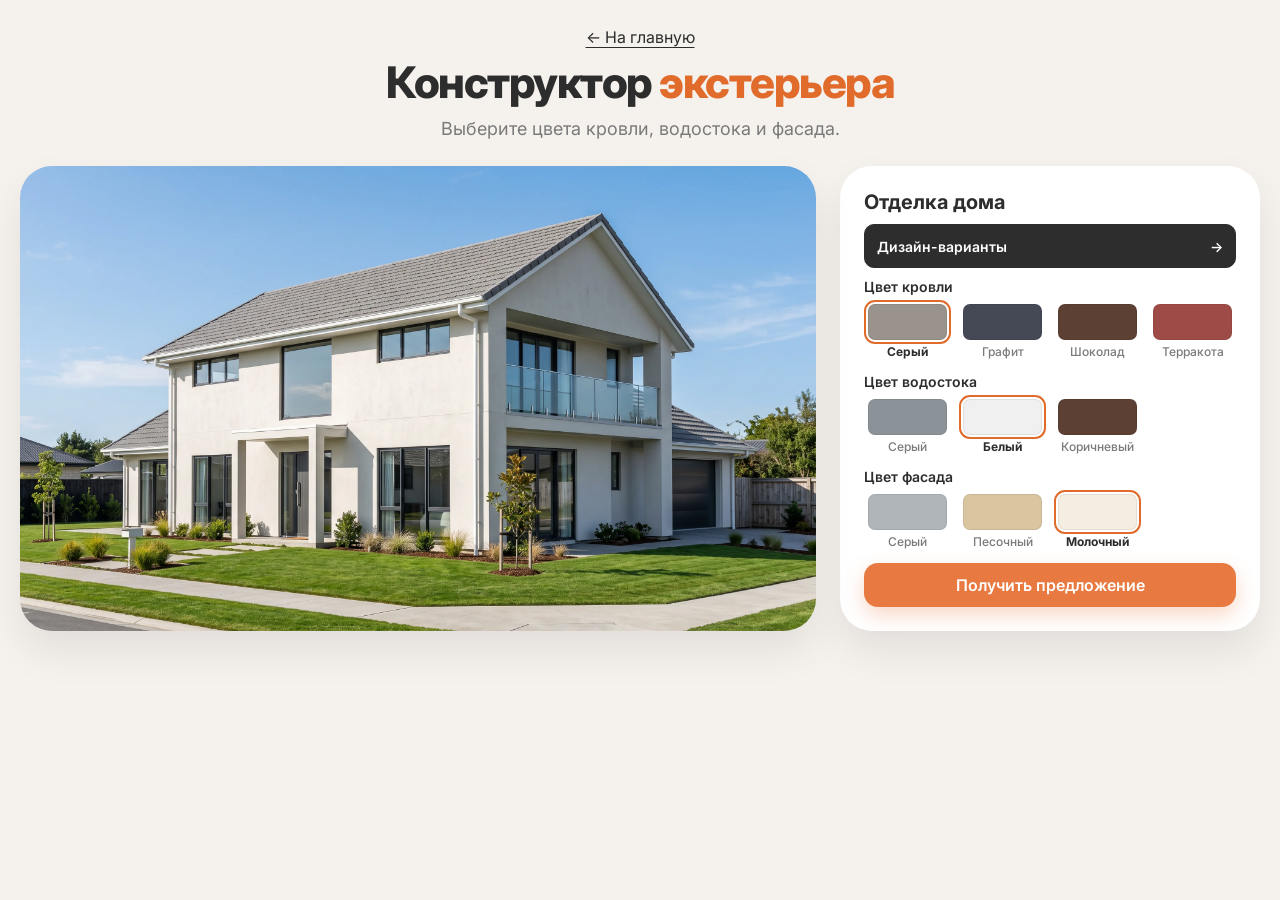
<file: exterior.html>
<!DOCTYPE html>
<html lang="ru" class="exterior-page">
<head>
    <meta charset="UTF-8">
    <meta name="viewport" content="width=device-width, initial-scale=1.0">
    
    <!-- SEO ТЕГИ -->
    <title>Конструктор экстерьера: подбор цветов кровли и фасада | ХАУЗ.бел</title>
    <meta name="description" content="Сравните цвета кровли, водостока и фасада в визуальном конструкторе. Закажите расчет материалов в Молодечно.">
    
    <!-- ОПТИМИЗАЦИЯ: Шрифты и иконки без блокировки @import -->
    <link rel="preconnect" href="https://fonts.googleapis.com">
    <link rel="preconnect" href="https://fonts.gstatic.com" crossorigin>
    <link rel="preconnect" href="https://cdnjs.cloudflare.com">
    <link rel="stylesheet" href="https://fonts.googleapis.com/css2?family=Montserrat:wght@400;500;600;700;800;900&family=Roboto:wght@300;400;500;700&family=Inter:wght@400;500;600;700;800&display=swap">
    <link rel="stylesheet" href="https://cdnjs.cloudflare.com/ajax/libs/font-awesome/6.4.0/css/all.min.css" media="print" onload="this.media='all'">
    
    <link rel="stylesheet" href="styles.css">
    
    <!-- ОПТИМИЗАЦИЯ LCP: Предзагрузка главного фото дома -->
    <link rel="preload" as="image" href="assets/exterior/magnific_modern-twostorey-family-house_eI7cVhqdqL.webp" fetchpriority="high">

    <style>
        .exterior-home { display: inline-block; margin-bottom: 12px; color: inherit; text-decoration: underline; text-underline-offset: 4px; }
        .exterior-page #estimate-dialog {
            width: min(390px, calc(100vw - 32px));
            padding: 24px;
        }
        .exterior-page #estimate-dialog, .exterior-page #estimate-dialog * {
            font-family: Roboto, Arial, sans-serif;
        }
        #estimate-title { font-size: 22px; font-weight: 600; line-height: 1.25; }
        .offer-form { display: grid; gap: 14px; }
        .offer-form label { display: grid; gap: 6px; font-size: 14px; font-weight: 500; }
        .offer-form input {
            width: 100%;
            min-height: 44px;
            padding: 10px 12px;
            border: 1px solid #c6c2bd;
            border-radius: 9px;
            font-size: 16px;
            font-weight: 400;
        }
        .offer-form input:focus { outline: 2px solid #c75623; outline-offset: 1px; }
        .offer-form .submit-btn { margin: 2px 0 0; font-size: 16px; }
        #offer-status { font-size: 14px; line-height: 1.4; }
        .exterior-page .visualization { position: relative; }
        #photo-loading {
            position: absolute;
            inset: 0;
            display: grid;
            place-items: center;
            pointer-events: none;
            background: rgb(0 0 0 / 42%);
            border-radius: inherit;
        }
        #photo-loading[hidden] { display: none; }
        #photo-loading span {
            padding: 9px 16px;
            border-radius: 20px;
            background: #292929;
            color: #fff;
        }
    </style>
</head>
<body>

    <!-- БЛОК ЗАГОЛОВКА (без плашки) -->
    <section class="hero-section">
        <a class="exterior-home" href="index.html#top">← На главную</a>
        <h1 class="hero-title">
            Конструктор <span>экстерьера</span>
        </h1>
        <p class="hero-subtitle">
            Выберите цвета кровли, водостока и фасада.
        </p>
    </section>

    <!-- ОСНОВНОЙ КОНТЕНТ -->
    <div class="main-container">
        <div class="layout">
            
            <!-- Левая часть: Большое фото -->
            <div class="visualization">
                <div id="photo-loading" role="status" hidden><span>Загрузка фото…</span></div>
                <!-- ИСПРАВЛЕНО: добавлены fetchpriority и decoding -->
                <img id="house" src="assets/exterior/magnific_modern-twostorey-family-house_eI7cVhqdqL.webp" width="2048" height="1143" alt="Дом с серой кровлей, белым водостоком и светлым фасадом" fetchpriority="high" decoding="async">
            </div>

            <!-- Правая часть: Панель -->
            <form class="controls finish-panel" aria-labelledby="finish-title">
                <h2 id="finish-title">Отделка дома</h2>
                <button type="button" class="design-variants-btn" id="design-variants"
                        aria-controls="house">Дизайн-варианты <span aria-hidden="true">→</span></button>
                <fieldset class="finish-group finish-roof">
                    <legend>Цвет кровли</legend>
                    <div class="finish-options">
                        <label class="finish-option">
                            <input type="radio" name="roof" value="gray" data-label="Серый" checked>
                            <span class="finish-tile">
                                <span class="finish-swatch" style="--finish-color: #99938c" aria-hidden="true"></span>
                                <span>Серый</span>
                            </span>
                        </label>
                        <label class="finish-option">
                            <input type="radio" name="roof" value="graphite" data-label="Графит">
                            <span class="finish-tile">
                                <span class="finish-swatch" style="--finish-color: #454956" aria-hidden="true"></span>
                                <span>Графит</span>
                            </span>
                        </label>
                        <label class="finish-option">
                            <input type="radio" name="roof" value="brown" data-label="Шоколад">
                            <span class="finish-tile">
                                <span class="finish-swatch" style="--finish-color: #5c4033" aria-hidden="true"></span>
                                <span>Шоколад</span>
                            </span>
                        </label>
                        <label class="finish-option">
                            <input type="radio" name="roof" value="terra" data-label="Терракота">
                            <span class="finish-tile">
                                <span class="finish-swatch" style="--finish-color: #9e4b47" aria-hidden="true"></span>
                                <span>Терракота</span>
                            </span>
                        </label>
                    </div>
                </fieldset>
                <fieldset class="finish-group finish-drain">
                    <legend>Цвет водостока</legend>
                    <div class="finish-options">
                        <label class="finish-option">
                            <input type="radio" name="drain" value="gray" data-label="Серый">
                            <span class="finish-tile">
                                <span class="finish-swatch" style="--finish-color: #8c9398" aria-hidden="true"></span>
                                <span>Серый</span>
                            </span>
                        </label>
                        <label class="finish-option">
                            <input type="radio" name="drain" value="white" data-label="Белый" checked>
                            <span class="finish-tile">
                                <span class="finish-swatch" style="--finish-color: #f0f0f0" aria-hidden="true"></span>
                                <span>Белый</span>
                            </span>
                        </label>
                        <label class="finish-option">
                            <input type="radio" name="drain" value="brown" data-label="Коричневый">
                            <span class="finish-tile">
                                <span class="finish-swatch" style="--finish-color: #5c4033" aria-hidden="true"></span>
                                <span>Коричневый</span>
                            </span>
                        </label>
                    </div>
                </fieldset>
                <fieldset class="finish-group finish-facade">
                    <legend>Цвет фасада</legend>
                    <div class="finish-options">
                        <label class="finish-option">
                            <input type="radio" name="facade" value="gray" data-label="Серый">
                            <span class="finish-tile">
                                <span class="finish-swatch" style="--finish-color: #b0b5b9" aria-hidden="true"></span>
                                <span>Серый</span>
                            </span>
                        </label>
                        <label class="finish-option">
                            <input type="radio" name="facade" value="sand" data-label="Песочный">
                            <span class="finish-tile">
                                <span class="finish-swatch" style="--finish-color: #d9c5a0" aria-hidden="true"></span>
                                <span>Песочный</span>
                            </span>
                        </label>
                        <label class="finish-option">
                            <input type="radio" name="facade" value="white" data-label="Молочный" checked>
                            <span class="finish-tile">
                                <span class="finish-swatch" style="--finish-color: #f4ede1" aria-hidden="true"></span>
                                <span>Молочный</span>
                            </span>
                        </label>
                    </div>
                </fieldset>
                <p class="finish-note" id="preview-status" role="status" hidden></p>
                <button type="submit" class="submit-btn" id="open-estimate">Получить предложение</button>
            </form>
        </div>
    </div>

<dialog id="estimate-dialog" aria-labelledby="estimate-title">
    <h2 id="estimate-title">Получить предложение</h2>
    <form id="offer-form" class="offer-form">
        <label>Телефон
            <input name="phone" type="tel" autocomplete="tel" inputmode="tel" placeholder="+375 (29) 123-45-67" pattern="\+375 \([0-9]{2}\) [0-9]{3}-[0-9]{2}-[0-9]{2}" required>
        </label>
        <label>Электронная почта
            <input name="email" type="email" autocomplete="email" placeholder="name@example.com" maxlength="254" required>
        </label>
        <button class="submit-btn" type="submit">Отправить заявку</button>
    </form>
    <p id="offer-status" role="status" hidden></p>
</dialog>

<!-- СКРИПТЫ ПЕРЕНЕСЕНЫ ВНИЗ: не блокируют отрисовку страницы -->
<!-- Yandex.Metrika counter -->
<script type="text/javascript">
    (function(m,e,t,r,i,k,a){
        m[i]=m[i]||function(){(m[i].a=m[i].a||[]).push(arguments)};
        m[i].l=1*new Date();
        for (var j = 0; j < document.scripts.length; j++) {if (document.scripts[j].src === r) { return; }}
        k=e.createElement(t),a=e.getElementsByTagName(t)[0],k.async=1,k.src=r,a.parentNode.insertBefore(k,a)
    })(window, document,'script','https://mc.yandex.ru/metrika/tag.js?id=114334468', 'ym');

    ym(114334468, 'init', {ssr:true, webvisor:true, clickmap:true, ecommerce:"dataLayer", referrer: document.referrer, url: location.href, accurateTrackBounce:true, trackLinks:true});
</script>
<noscript><div><img src="https://mc.yandex.ru/watch/114334468" style="position:absolute; left:-9999px;" alt="" /></div></noscript>
<!-- /Yandex.Metrika counter -->

<!-- Google tag (gtag.js) -->
<script async src="https://www.googletagmanager.com/gtag/js?id=G-YHMBLQK0NN"></script>
<script>
  window.dataLayer = window.dataLayer || [];
  function gtag(){dataLayer.push(arguments);}
  gtag('js', new Date());
  gtag('config', 'G-YHMBLQK0NN');
</script>

<script>
    const panel = document.querySelector('.finish-panel');
    const photo = document.getElementById('house');
    const previewStatus = document.getElementById('preview-status');
    const estimate = document.getElementById('estimate-dialog');
    const groupNames = ['roof', 'drain', 'facade'];
    const original = {
        src: photo.getAttribute('src'),
        alt: 'Дом с серой кровлей, белым водостоком и светлым фасадом'
    };
    // Ключ фото: кровля / водосток / фасад.
    const photos = {
        'gray/white/white': original,
        'graphite/white/white': {
            src: 'assets/exterior/magnific_modern-twostorey-family-house_u5zDeGGQLD.webp',
            alt: 'Дом с графитовой кровлей, белым водостоком и светлым фасадом'
        },
        'brown/white/white': {
            src: 'assets/exterior/magnific_modern-twostorey-family-house_5jTozyoKxe.webp',
            alt: 'Дом с шоколадной кровлей, белым водостоком и светлым фасадом'
        },
        'terra/white/white': {
            src: 'assets/exterior/magnific_modern-twostorey-family-house_Xmy2tD2Bfo.webp',
            alt: 'Дом с терракотовой кровлей, белым водостоком и светлым фасадом'
        },
        'gray/gray/white': {
            src: 'assets/exterior/magnific_modern-twostorey-family-house_aFZTpoOfSh.webp',
            alt: 'Дом с серой кровлей, серым водостоком и светлым фасадом'
        },
        'graphite/gray/white': {
            src: 'assets/exterior/magnific_modern-twostorey-family-house_VXSN2GyMMU.webp',
            alt: 'Дом с графитовой кровлей, серым водостоком и светлым фасадом'
        },
        'brown/gray/white': {
            src: 'assets/exterior/magnific_modern-twostorey-family-house_SyIQLyrUb8.webp',
            alt: 'Дом с шоколадной кровлей, серым водостоком и светлым фасадом'
        },
        'terra/gray/white': {
            src: 'assets/exterior/magnific_modern-twostorey-family-house_9ZuryCzNYZ.webp',
            alt: 'Дом с терракотовой кровлей, серым водостоком и светлым фасадом'
        },
        'gray/brown/white': {
            src: 'assets/exterior/roof-gray-gutter-brown.webp',
            alt: 'Дом с серой кровлей, коричневым водостоком и светлым фасадом'
        },
        'graphite/brown/white': {
            src: 'assets/exterior/roof-graphite-gutter-brown.webp',
            alt: 'Дом с графитовой кровлей, коричневым водостоком и светлым фасадом'
        },
        'brown/brown/white': {
            src: 'assets/exterior/roof-chocolate-gutter-brown.webp',
            alt: 'Дом с шоколадной кровлей, коричневым водостоком и светлым фасадом'
        },
        'terra/brown/white': {
            src: 'assets/exterior/roof-terracotta-gutter-brown.webp',
            alt: 'Дом с терракотовой кровлей, коричневым водостоком и светлым фасадом'
        },
        'gray/white/sand': {
            src: 'assets/exterior/magnific_modern-twostorey-family-house_4RExQY49Aa.webp',
            alt: 'Дом с серой кровлей, белым водостоком и песочным фасадом'
        },
        'gray/gray/sand': {
            src: 'assets/exterior/magnific_modern-twostorey-family-house_BhPzspCoQR.webp',
            alt: 'Дом с серой кровлей, серым водостоком и песочным фасадом'
        },
        'gray/brown/sand': {
            src: 'assets/exterior/magnific_modern-twostorey-family-house_WDL4yiUcXe.webp',
            alt: 'Дом с серой кровлей, коричневым водостоком и песочным фасадом'
        },
        'graphite/white/sand': {
            src: 'assets/exterior/magnific_modern-twostorey-family-house_xSefBH7jfW.webp',
            alt: 'Дом с графитовой кровлей, белым водостоком и песочным фасадом'
        },
        'graphite/gray/sand': {
            src: 'assets/exterior/magnific_modern-twostorey-family-house_gO8FMMXSXO.webp',
            alt: 'Дом с графитовой кровлей, серым водостоком и песочным фасадом'
        },
        'graphite/brown/sand': {
            src: 'assets/exterior/magnific_modern-twostorey-family-house_LwXEC1JswO.webp',
            alt: 'Дом с графитовой кровлей, коричневым водостоком и песочным фасадом'
        },
        'brown/white/sand': {
            src: 'assets/exterior/magnific_modern-twostorey-family-house_JNvKEjMOq4.webp',
            alt: 'Дом с шоколадной кровлей, белым водостоком и песочным фасадом'
        },
        'brown/gray/sand': {
            src: 'assets/exterior/magnific_modern-twostorey-family-house_nVxyqnCYQD.webp',
            alt: 'Дом с шоколадной кровлей, серым водостоком и песочным фасадом'
        },
        'brown/brown/sand': {
            src: 'assets/exterior/magnific_modern-twostorey-family-house_SyIHHjxUb8.webp',
            alt: 'Дом с шоколадной кровлей, коричневым водостоком и песочным фасадом'
        },
        'terra/white/sand': {
            src: 'assets/exterior/magnific_modern-twostorey-family-house_iGHlkOC3uK.webp',
            alt: 'Дом с терракотовой кровлей, белым водостоком и песочным фасадом'
        },
        'terra/gray/sand': {
            src: 'assets/exterior/magnific_modern-twostorey-family-house_O6akIKRynm.webp',
            alt: 'Дом с терракотовой кровлей, серым водостоком и песочным фасадом'
        },
        'terra/brown/sand': {
            src: 'assets/exterior/magnific_modern-twostorey-family-house_rgpafHUxtc.webp',
            alt: 'Дом с терракотовой кровлей, коричневым водостоком и песочным фасадом'
        },
        'gray/gray/gray': {
            src: 'assets/exterior/magnific_modern-twostorey-family-house_MBURTemDCm.webp',
            alt: 'Дом с серой кровлей, серым водостоком и серым фасадом'
        },
        'gray/white/gray': {
            src: 'assets/exterior/magnific_modern-twostorey-family-house_xSeEls5jfW.webp',
            alt: 'Дом с серой кровлей, белым водостоком и серым фасадом'
        },
        'gray/brown/gray': {
            src: 'assets/exterior/magnific_modern-twostorey-family-house_gO8qVHISXO.webp',
            alt: 'Дом с серой кровлей, коричневым водостоком и серым фасадом'
        },
        'graphite/white/gray': {
            src: 'assets/exterior/magnific_modern-twostorey-family-house_dtOzbn7XSL.webp',
            alt: 'Дом с графитовой кровлей, белым водостоком и серым фасадом'
        },
        'graphite/gray/gray': {
            src: 'assets/exterior/magnific_modern-twostorey-family-house_KLVvlUykqp.webp',
            alt: 'Дом с графитовой кровлей, серым водостоком и серым фасадом'
        },
        'graphite/brown/gray': {
            src: 'assets/exterior/magnific_modern-twostorey-family-house_mEiVOqahJQ.webp',
            alt: 'Дом с графитовой кровлей, коричневым водостоком и серым фасадом'
        },
        'brown/white/gray': {
            src: 'assets/exterior/magnific_modern-twostorey-family-house_lJoHzDlgv9.webp',
            alt: 'Дом с шоколадной кровлей, белым водостоком и серым фасадом'
        },
        'brown/gray/gray': {
            src: 'assets/exterior/magnific_modern-twostorey-family-house_3zqUc6pREY.webp',
            alt: 'Дом с шоколадной кровлей, серым водостоком и серым фасадом'
        },
        'brown/brown/gray': {
            src: 'assets/exterior/magnific_modern-twostorey-family-house_6AFgfWtiJO.webp',
            alt: 'Дом с шоколадной кровлей, коричневым водостоком и серым фасадом'
        },
        'terra/white/gray': {
            src: 'assets/exterior/magnific_modern-twostorey-family-house_iGHS8Ev3uK.webp',
            alt: 'Дом с терракотовой кровлей, белым водостоком и серым фасадом'
        },
        'terra/gray/gray': {
            src: 'assets/exterior/magnific_modern-twostorey-family-house_SyIb6lIUb8.webp',
            alt: 'Дом с терракотовой кровлей, серым водостоком и серым фасадом'
        },
        'terra/brown/gray': {
            src: 'assets/exterior/magnific_modern-twostorey-family-house_jUduMfnLD0.webp',
            alt: 'Дом с терракотовой кровлей, коричневым водостоком и серым фасадом'
        }
    };

    function selectedColors() {
        return groupNames.map(name => panel.querySelector('input[name="' + name + '"]:checked'));
    }

    const designButton = document.getElementById('design-variants');
    const loadingStatus = document.getElementById('photo-loading');
    const openEstimate = document.getElementById('open-estimate');
    let lastDesignNumber = 0;
    let designActive = false;
    let previewRequest = 0;
    let previewLoading = false;
    let displayedSelection = { image: original.src, variant: 'gray/white/white' };

    function setPreviewLoading(loading) {
        previewLoading = loading;
        loadingStatus.hidden = !loading;
        openEstimate.disabled = loading;
    }

    async function loadPhoto(src) {
        const image = new Image();
        image.src = src;
        try {
            await image.decode();
            return true;
        } catch {
            return false;
        }
    }

    function showPhoto(src, alt, variant) {
        photo.setAttribute('src', src);
        photo.alt = alt;
        displayedSelection = { image: src, variant };
    }

    async function updatePreview() {
        designActive = false;
        const request = ++previewRequest;
        const inputs = selectedColors();
        const key = inputs.map(input => input.value).join('/');
        const match = photos[key];
        const preview = match || original;
        setPreviewLoading(true);
        const loaded = await loadPhoto(preview.src);
        if (request !== previewRequest) return;
        setPreviewLoading(false);

        if (loaded) showPhoto(preview.src, preview.alt, key);
        previewStatus.hidden = loaded && Boolean(match);
        previewStatus.textContent = loaded
            ? 'Фото для этого сочетания пока нет. Показан исходный вариант.'
            : 'Не удалось загрузить фото. Показан предыдущий вариант.';
    }

    designButton.addEventListener('click', async () => {
        if (previewLoading && designActive) return;
        const request = ++previewRequest;
        
        // Начинаем со следующего номера, или с 1, если это первый клик
        let number = designActive ? lastDesignNumber + 1 : 1;
        designActive = true;
        setPreviewLoading(true);
        
        let loaded = false;
        let src = '';
        let attempts = 0;
        const maxNumber = 100; // Максимальный номер для проверки

        while (attempts < maxNumber) {
            if (number > maxNumber) {
                number = 1; // Если дошли до 100, начинаем проверку сначала
            }
            
            src = 'assets/exterior/design/' + number + '.webp';
            loaded = await loadPhoto(src);
            
            if (loaded && request === previewRequest) {
                break; // Файл найден и загружен, выходим из цикла
            }
            
            number++;
            attempts++;
        }

        if (request !== previewRequest) return;
        setPreviewLoading(false);
        
        if (!loaded) {
            designActive = false;
            previewStatus.hidden = false;
            previewStatus.textContent = 'Нет доступных дизайн-вариантов.';
            return;
        }

        lastDesignNumber = number;
        const description = 'Дизайн-вариант ' + number;
        showPhoto(src, description, 'design/' + number);
        previewStatus.hidden = true;
    });

    panel.addEventListener('change', updatePreview);
    const offerForm = document.getElementById('offer-form');
    const offerSubmit = offerForm.querySelector('button[type="submit"]');
    const offerStatus = document.getElementById('offer-status');
    const phone = offerForm.elements.phone;
    let offerSelection;
    let offerSending = false;

    phone.addEventListener('input', () => {
        let digits = phone.value.replace(/\D/g, '');
        if (digits.startsWith('375')) digits = digits.slice(3);
        else if (digits.length >= 11 && digits.startsWith('80')) digits = digits.slice(2);
        digits = digits.slice(0, 9);

        if (!digits) {
            phone.value = '';
            return;
        }

        let formatted = '+375 (' + digits.slice(0, 2);
        if (digits.length > 2) formatted += ') ' + digits.slice(2, 5);
        if (digits.length > 5) formatted += '-' + digits.slice(5, 7);
        if (digits.length > 7) formatted += '-' + digits.slice(7, 9);
        phone.value = formatted;
    });

    function outsideOffer(event) {
        if (event.target !== estimate) return false;
        const bounds = estimate.getBoundingClientRect();
        return event.clientX < bounds.left || event.clientX >= bounds.right
            || event.clientY < bounds.top || event.clientY >= bounds.bottom;
    }

    let pressedOutside = false;
    estimate.addEventListener('pointerdown', event => {
        pressedOutside = outsideOffer(event);
    });
    estimate.addEventListener('click', event => {
        if (pressedOutside && outsideOffer(event)) estimate.close();
        pressedOutside = false;
    });

    panel.addEventListener('submit', event => {
        event.preventDefault();
        if (previewLoading) return;
        offerSelection = displayedSelection;
        if (!offerSending) {
            offerStatus.hidden = true;
            offerSubmit.disabled = false;
        }
        estimate.showModal();
    });

    offerForm.addEventListener('submit', async event => {
        event.preventDefault();
        if (offerSending) return;
        const details = Object.fromEntries(new FormData(offerForm));
        offerSending = true;
        offerSubmit.disabled = true;
        offerStatus.hidden = false;
        offerStatus.textContent = 'Отправляем письмо…';
        try {
            const response = await fetch('https://house-2oga.onrender.com/api/exterior-offer', {
                method: 'POST',
                headers: {'Content-Type': 'application/json'},
                body: JSON.stringify({...offerSelection, ...details})
            });
            const result = await response.json();
            if (!response.ok || result.ok !== true) throw new Error(result.error);
            offerForm.reset();
            offerStatus.textContent = 'Письмо с выбранным фото отправлено.';
        } catch (error) {
            offerStatus.textContent = error.message === 'rate_limit'
                ? 'Слишком много заявок. Попробуйте позже.'
                : 'Не удалось отправить заявку. Попробуйте позже.';
        } finally {
            offerSubmit.disabled = false; // <-- РАЗБЛОКИРУЕМ КНОПКУ ВСЕГДА
            offerSending = false;
        }
    });

    updatePreview();
</script>
</body>
</html>
</file>
<file: styles.css>
:root {
    --brand-orange: #E06B2B;
    --brand-ink: #1E1E1E;
    --brand-paper: #F5F1ED;
}

:root:not(.exterior-page) {
    --shadow-soft: 0 10px 30px -10px rgba(0, 0, 0, 0.05);
    --shadow-glow-orange: 0 10px 30px -5px rgba(224, 107, 43, 0.4);
}

:where(html:not(.exterior-page)) .interior-page {
    --shadow-soft: 0 10px 30px -10px rgba(0, 0, 0, 0.07);
    --shadow-glow-orange: 0 0 25px -5px rgba(224, 107, 43, 0.35);
}

:where(html:not(.exterior-page)) *, :where(html:not(.exterior-page)) ::before, :where(html:not(.exterior-page)) ::after {
  --tw-border-spacing-x: 0;
  --tw-border-spacing-y: 0;
  --tw-translate-x: 0;
  --tw-translate-y: 0;
  --tw-rotate: 0;
  --tw-skew-x: 0;
  --tw-skew-y: 0;
  --tw-scale-x: 1;
  --tw-scale-y: 1;
  --tw-pan-x:  ;
  --tw-pan-y:  ;
  --tw-pinch-zoom:  ;
  --tw-scroll-snap-strictness: proximity;
  --tw-gradient-from-position:  ;
  --tw-gradient-via-position:  ;
  --tw-gradient-to-position:  ;
  --tw-ordinal:  ;
  --tw-slashed-zero:  ;
  --tw-numeric-figure:  ;
  --tw-numeric-spacing:  ;
  --tw-numeric-fraction:  ;
  --tw-ring-inset:  ;
  --tw-ring-offset-width: 0px;
  --tw-ring-offset-color: #fff;
  --tw-ring-color: rgb(59 130 246 / 0.5);
  --tw-ring-offset-shadow: 0 0 #0000;
  --tw-ring-shadow: 0 0 #0000;
  --tw-shadow: 0 0 #0000;
  --tw-shadow-colored: 0 0 #0000;
  --tw-blur:  ;
  --tw-brightness:  ;
  --tw-contrast:  ;
  --tw-grayscale:  ;
  --tw-hue-rotate:  ;
  --tw-invert:  ;
  --tw-saturate:  ;
  --tw-sepia:  ;
  --tw-drop-shadow:  ;
  --tw-backdrop-blur:  ;
  --tw-backdrop-brightness:  ;
  --tw-backdrop-contrast:  ;
  --tw-backdrop-grayscale:  ;
  --tw-backdrop-hue-rotate:  ;
  --tw-backdrop-invert:  ;
  --tw-backdrop-opacity:  ;
  --tw-backdrop-saturate:  ;
  --tw-backdrop-sepia:  ;
  --tw-contain-size:  ;
  --tw-contain-layout:  ;
  --tw-contain-paint:  ;
  --tw-contain-style:  ;
}

:where(html:not(.exterior-page)) ::backdrop {
  --tw-border-spacing-x: 0;
  --tw-border-spacing-y: 0;
  --tw-translate-x: 0;
  --tw-translate-y: 0;
  --tw-rotate: 0;
  --tw-skew-x: 0;
  --tw-skew-y: 0;
  --tw-scale-x: 1;
  --tw-scale-y: 1;
  --tw-pan-x:  ;
  --tw-pan-y:  ;
  --tw-pinch-zoom:  ;
  --tw-scroll-snap-strictness: proximity;
  --tw-gradient-from-position:  ;
  --tw-gradient-via-position:  ;
  --tw-gradient-to-position:  ;
  --tw-ordinal:  ;
  --tw-slashed-zero:  ;
  --tw-numeric-figure:  ;
  --tw-numeric-spacing:  ;
  --tw-numeric-fraction:  ;
  --tw-ring-inset:  ;
  --tw-ring-offset-width: 0px;
  --tw-ring-offset-color: #fff;
  --tw-ring-color: rgb(59 130 246 / 0.5);
  --tw-ring-offset-shadow: 0 0 #0000;
  --tw-ring-shadow: 0 0 #0000;
  --tw-shadow: 0 0 #0000;
  --tw-shadow-colored: 0 0 #0000;
  --tw-blur:  ;
  --tw-brightness:  ;
  --tw-contrast:  ;
  --tw-grayscale:  ;
  --tw-hue-rotate:  ;
  --tw-invert:  ;
  --tw-saturate:  ;
  --tw-sepia:  ;
  --tw-drop-shadow:  ;
  --tw-backdrop-blur:  ;
  --tw-backdrop-brightness:  ;
  --tw-backdrop-contrast:  ;
  --tw-backdrop-grayscale:  ;
  --tw-backdrop-hue-rotate:  ;
  --tw-backdrop-invert:  ;
  --tw-backdrop-opacity:  ;
  --tw-backdrop-saturate:  ;
  --tw-backdrop-sepia:  ;
  --tw-contain-size:  ;
  --tw-contain-layout:  ;
  --tw-contain-paint:  ;
  --tw-contain-style:  ;
}

:where(html:not(.exterior-page)) *,
:where(html:not(.exterior-page)) ::before,
:where(html:not(.exterior-page)) ::after {
  box-sizing: border-box;
  border-width: 0;
  border-style: solid;
  border-color: #e5e7eb;
}

:where(html:not(.exterior-page)) ::before,
:where(html:not(.exterior-page)) ::after {
  --tw-content: '';
}

:where(html:not(.exterior-page)) {
  line-height: 1.5;
  -webkit-text-size-adjust: 100%;
  -moz-tab-size: 4;
  tab-size: 4;
  font-family: ui-sans-serif, system-ui, sans-serif, "Apple Color Emoji", "Segoe UI Emoji", "Segoe UI Symbol", "Noto Color Emoji";
  font-feature-settings: normal;
  font-variation-settings: normal;
  -webkit-tap-highlight-color: transparent;
}

:where(html:not(.exterior-page)) body { margin: 0; line-height: inherit; }
:where(html:not(.exterior-page)) hr { height: 0; color: inherit; border-top-width: 1px; }
:where(html:not(.exterior-page)) abbr:where([title]) { text-decoration: underline dotted; }
:where(html:not(.exterior-page)) h1, :where(html:not(.exterior-page)) h2, :where(html:not(.exterior-page)) h3, :where(html:not(.exterior-page)) h4, :where(html:not(.exterior-page)) h5, :where(html:not(.exterior-page)) h6 { font-size: inherit; font-weight: inherit; }
:where(html:not(.exterior-page)) a { color: inherit; text-decoration: inherit; }
:where(html:not(.exterior-page)) b, :where(html:not(.exterior-page)) strong { font-weight: bolder; }
:where(html:not(.exterior-page)) code, :where(html:not(.exterior-page)) kbd, :where(html:not(.exterior-page)) samp, :where(html:not(.exterior-page)) pre { font-family: ui-monospace, SFMono-Regular, Menlo, Monaco, Consolas, "Liberation Mono", "Courier New", monospace; font-feature-settings: normal; font-variation-settings: normal; font-size: 1em; }
:where(html:not(.exterior-page)) small { font-size: 80%; }
:where(html:not(.exterior-page)) sub, :where(html:not(.exterior-page)) sup { font-size: 75%; line-height: 0; position: relative; vertical-align: baseline; }
:where(html:not(.exterior-page)) sub { bottom: -0.25em; }
:where(html:not(.exterior-page)) sup { top: -0.5em; }
:where(html:not(.exterior-page)) table { text-indent: 0; border-color: inherit; border-collapse: collapse; }
:where(html:not(.exterior-page)) button, :where(html:not(.exterior-page)) input, :where(html:not(.exterior-page)) optgroup, :where(html:not(.exterior-page)) select, :where(html:not(.exterior-page)) textarea { font-family: inherit; font-feature-settings: inherit; font-variation-settings: inherit; font-size: 100%; font-weight: inherit; line-height: inherit; letter-spacing: inherit; color: inherit; margin: 0; padding: 0; }
:where(html:not(.exterior-page)) button, :where(html:not(.exterior-page)) select { text-transform: none; }
:where(html:not(.exterior-page)) button, :where(html:not(.exterior-page)) input:where([type='button']), :where(html:not(.exterior-page)) input:where([type='reset']), :where(html:not(.exterior-page)) input:where([type='submit']) { -webkit-appearance: button; background-color: transparent; background-image: none; }
:where(html:not(.exterior-page)) :-moz-focusring { outline: auto; }
:where(html:not(.exterior-page)) :-moz-ui-invalid { box-shadow: none; }
:where(html:not(.exterior-page)) progress { vertical-align: baseline; }
:where(html:not(.exterior-page)) ::-webkit-inner-spin-button, :where(html:not(.exterior-page)) ::-webkit-outer-spin-button { height: auto; }
:where(html:not(.exterior-page)) [type='search'] { -webkit-appearance: textfield; outline-offset: -2px; }
:where(html:not(.exterior-page)) ::-webkit-search-decoration { -webkit-appearance: none; }
:where(html:not(.exterior-page)) ::-webkit-file-upload-button { -webkit-appearance: button; font: inherit; }
:where(html:not(.exterior-page)) summary { display: list-item; }
:where(html:not(.exterior-page)) blockquote, :where(html:not(.exterior-page)) dl, :where(html:not(.exterior-page)) dd, :where(html:not(.exterior-page)) h1, :where(html:not(.exterior-page)) h2, :where(html:not(.exterior-page)) h3, :where(html:not(.exterior-page)) h4, :where(html:not(.exterior-page)) h5, :where(html:not(.exterior-page)) h6, :where(html:not(.exterior-page)) hr, :where(html:not(.exterior-page)) figure, :where(html:not(.exterior-page)) p, :where(html:not(.exterior-page)) pre { margin: 0; }
:where(html:not(.exterior-page)) fieldset { margin: 0; padding: 0; }
:where(html:not(.exterior-page)) legend { padding: 0; }
:where(html:not(.exterior-page)) ol, :where(html:not(.exterior-page)) ul, :where(html:not(.exterior-page)) menu { list-style: none; margin: 0; padding: 0; }
:where(html:not(.exterior-page)) dialog { padding: 0; }
:where(html:not(.exterior-page)) textarea { resize: vertical; }
:where(html:not(.exterior-page)) input::placeholder, :where(html:not(.exterior-page)) textarea::placeholder { opacity: 1; color: #9ca3af; }
:where(html:not(.exterior-page)) button, :where(html:not(.exterior-page)) [role="button"] { cursor: pointer; }
:where(html:not(.exterior-page)) :disabled { cursor: default; }
:where(html:not(.exterior-page)) img, :where(html:not(.exterior-page)) svg, :where(html:not(.exterior-page)) video, :where(html:not(.exterior-page)) canvas, :where(html:not(.exterior-page)) audio, :where(html:not(.exterior-page)) iframe, :where(html:not(.exterior-page)) embed, :where(html:not(.exterior-page)) object { display: block; vertical-align: middle; }
:where(html:not(.exterior-page)) img, :where(html:not(.exterior-page)) video { max-width: 100%; height: auto; }
:where(html:not(.exterior-page)) [hidden]:where(:not([hidden="until-found"])) { display: none; }
.sr-only { position: absolute; width: 1px; height: 1px; padding: 0; margin: -1px; overflow: hidden; clip: rect(0, 0, 0, 0); white-space: nowrap; border-width: 0; }
.absolute { position: absolute; }
.relative { position: relative; }
.sticky { position: sticky; }
.inset-0 { inset: 0px; }
.bottom-5 { bottom: 1.25rem; }
.left-4 { left: 1rem; }
.left-6 { left: 1.5rem; }
.right-3 { right: 0.75rem; }
.right-6 { right: 1.5rem; }
.top-0 { top: 0px; }
.top-3 { top: 0.75rem; }
.top-4 { top: 1rem; }
.z-10 { z-index: 10; }
.z-50 { z-index: 50; }
.mx-auto { margin-left: auto; margin-right: auto; }
.mb-1 { margin-bottom: 0.25rem; }
.mb-12 { margin-bottom: 3rem; }
.mb-2 { margin-bottom: 0.5rem; }
.mb-3 { margin-bottom: 0.75rem; }
.mb-4 { margin-bottom: 1rem; }
.mb-8 { margin-bottom: 2rem; }
.mr-1\.5 { margin-right: 0.375rem; }
.mr-2 { margin-right: 0.5rem; }
.mt-0\.5 { margin-top: 0.125rem; }
.mt-1 { margin-top: 0.25rem; }
.mt-16 { margin-top: 4rem; }
.mt-2 { margin-top: 0.5rem; }
.mt-3 { margin-top: 0.75rem; }
.mt-auto { margin-top: auto; }
.block { display: block; }
.flex { display: flex; }
.inline-flex { display: inline-flex; }
.grid { display: grid; }
.hidden { display: none; }
.h-12 { height: 3rem; }
.h-14 { height: 3.5rem; }
.h-16 { height: 4rem; }
.h-2\.5 { height: 0.625rem; }
.h-20 { height: 5rem; }
.h-32 { height: 8rem; }
.h-60 { height: 15rem; }
.h-64 { height: 16rem; }
.h-6 { height: 1.5rem; }
.h-7 { height: 1.75rem; }
.h-8 { height: 2rem; }
.h-full { height: 100%; }
.min-h-screen { min-height: 100vh; }
.w-12 { width: 3rem; }
.w-14 { width: 3.5rem; }
.w-16 { width: 4rem; }
.w-2\.5 { width: 0.625rem; }
.w-6 { width: 1.5rem; }
.w-7 { width: 1.75rem; }
.w-8 { width: 2rem; }
.w-full { width: 100%; }
.max-w-2xl { max-width: 42rem; }
.max-w-3xl { max-width: 48rem; }
.max-w-4xl { max-width: 56rem; }
.max-w-6xl { max-width: 72rem; }
.max-w-7xl { max-width: 80rem; }
.shrink-0 { flex-shrink: 0; }
.flex-grow { flex-grow: 1; }
.scale-75 {
  --tw-scale-x: .75;
  --tw-scale-y: .75;
  transform: translate(var(--tw-translate-x), var(--tw-translate-y)) rotate(var(--tw-rotate)) skewX(var(--tw-skew-x)) skewY(var(--tw-skew-y)) scaleX(var(--tw-scale-x)) scaleY(var(--tw-scale-y));
}
@keyframes pulse {
  50% { opacity: .5; }
}
.animate-pulse { animation: pulse 2s cubic-bezier(0.4, 0, 0.6, 1) infinite; }
.cursor-pointer { cursor: pointer; }
.cursor-zoom-in { cursor: zoom-in; }
.grid-cols-1 { grid-template-columns: repeat(1, minmax(0, 1fr)); }
.grid-cols-2 { grid-template-columns: repeat(2, minmax(0, 1fr)); }
.flex-col { flex-direction: column; }
.flex-wrap { flex-wrap: wrap; }
.items-start { align-items: flex-start; }
.items-center { align-items: center; }
.items-stretch { align-items: stretch; }
.justify-start { justify-content: flex-start; }
.justify-end { justify-content: flex-end; }
.justify-center { justify-content: center; }
.justify-between { justify-content: space-between; }
.gap-2 { gap: 0.5rem; }
.gap-2\.5 { gap: 0.625rem; }
.gap-3 { gap: 0.75rem; }
.gap-3\.5 { gap: 0.875rem; }
.gap-4 { gap: 1rem; }
.gap-6 { gap: 1.5rem; }
.gap-8 { gap: 2rem; }
.space-y-3 > :not([hidden]) ~ :not([hidden]) {
  --tw-space-y-reverse: 0;
  margin-top: calc(0.75rem * calc(1 - var(--tw-space-y-reverse)));
  margin-bottom: calc(0.75rem * var(--tw-space-y-reverse));
}
.space-y-4 > :not([hidden]) ~ :not([hidden]) {
  --tw-space-y-reverse: 0;
  margin-top: calc(1rem * calc(1 - var(--tw-space-y-reverse)));
  margin-bottom: calc(1rem * var(--tw-space-y-reverse));
}
.space-y-8 > :not([hidden]) ~ :not([hidden]) {
  --tw-space-y-reverse: 0;
  margin-top: calc(2rem * calc(1 - var(--tw-space-y-reverse)));
  margin-bottom: calc(2rem * var(--tw-space-y-reverse));
}
.overflow-hidden { overflow: hidden; }
.scroll-smooth { scroll-behavior: smooth; }
.rounded-2xl { border-radius: 1rem; }
.rounded-3xl { border-radius: 1.5rem; }
.rounded-full { border-radius: 9999px; }
.rounded-lg { border-radius: 0.5rem; }
.rounded-xl { border-radius: 0.75rem; }
.border { border-width: 1px; }
.border-2 { border-width: 2px; }
.border-b { border-bottom-width: 1px; }
.border-t { border-top-width: 1px; }
.border-t-4 { border-top-width: 4px; }
.border-charcoal { --tw-border-opacity: 1; border-color: rgb(45 45 45 / var(--tw-border-opacity, 1)); }
.border-gray-100 { --tw-border-opacity: 1; border-color: rgb(243 244 246 / var(--tw-border-opacity, 1)); }
.border-gray-200 { --tw-border-opacity: 1; border-color: rgb(229 231 235 / var(--tw-border-opacity, 1)); }
.border-gray-200\/80 { border-color: rgb(229 231 235 / 0.8); }
.border-gray-700 { --tw-border-opacity: 1; border-color: rgb(55 65 81 / var(--tw-border-opacity, 1)); }
.border-gray-800 { --tw-border-opacity: 1; border-color: rgb(31 41 55 / var(--tw-border-opacity, 1)); }
.border-gray-800\/80 { border-color: rgb(31 41 55 / 0.8); }
.border-house-orange { --tw-border-opacity: 1; border-color: var(--brand-orange); }
.bg-charcoal { --tw-bg-opacity: 1; background-color: rgb(45 45 45 / var(--tw-bg-opacity, 1)); }
.bg-charcoal-dark { --tw-bg-opacity: 1; background-color: rgb(30 30 30 / var(--tw-bg-opacity, 1)); }
.bg-gray-100 { --tw-bg-opacity: 1; background-color: rgb(243 244 246 / var(--tw-bg-opacity, 1)); }
.bg-gray-200 { --tw-bg-opacity: 1; background-color: rgb(229 231 235 / var(--tw-bg-opacity, 1)); }
.bg-gray-700 { --tw-bg-opacity: 1; background-color: rgb(55 65 81 / var(--tw-bg-opacity, 1)); }
.bg-gray-900 { --tw-bg-opacity: 1; background-color: rgb(17 24 39 / var(--tw-bg-opacity, 1)); }
.bg-green-600 { --tw-bg-opacity: 1; background-color: rgb(22 163 74 / var(--tw-bg-opacity, 1)); }
.bg-house-orange { --tw-bg-opacity: 1; background-color: var(--brand-orange); }
.bg-orange-100 { --tw-bg-opacity: 1; background-color: rgb(255 237 213 / var(--tw-bg-opacity, 1)); }
.bg-warm-card { --tw-bg-opacity: 1; background-color: rgb(250 250 248 / var(--tw-bg-opacity, 1)); }
.bg-warm-light { --tw-bg-opacity: 1; background-color: rgb(245 241 237 / var(--tw-bg-opacity, 1)); }
.bg-white { --tw-bg-opacity: 1; background-color: rgb(255 255 255 / var(--tw-bg-opacity, 1)); }
.bg-gradient-to-t { background-image: linear-gradient(to top, var(--tw-gradient-stops)); }
.from-charcoal { --tw-gradient-from: #2D2D2D var(--tw-gradient-from-position); --tw-gradient-to: rgb(45 45 45 / 0) var(--tw-gradient-to-position); --tw-gradient-stops: var(--tw-gradient-from), var(--tw-gradient-to); }
.via-charcoal\/30 { --tw-gradient-to: rgb(45 45 45 / 0)  var(--tw-gradient-to-position); --tw-gradient-stops: var(--tw-gradient-from), rgb(45 45 45 / 0.3) var(--tw-gradient-via-position), var(--tw-gradient-to); }
.to-transparent { --tw-gradient-to: transparent var(--tw-gradient-to-position); }
.object-cover { object-fit: cover; }
.p-4 { padding: 1rem; }
.p-6 { padding: 1.5rem; }
.px-3 { padding-left: 0.75rem; padding-right: 0.75rem; }
.px-3\.5 { padding-left: 0.875rem; padding-right: 0.875rem; }
.px-4 { padding-left: 1rem; padding-right: 1rem; }
.px-6 { padding-left: 1.5rem; padding-right: 1.5rem; }
.px-8 { padding-left: 2rem; padding-right: 2rem; }
.py-1 { padding-top: 0.25rem; padding-bottom: 0.25rem; }
.py-1\.5 { padding-top: 0.375rem; padding-bottom: 0.375rem; }
.py-10 { padding-top: 2.5rem; padding-bottom: 2.5rem; }
.py-2 { padding-top: 0.5rem; padding-bottom: 0.5rem; }
.py-3 { padding-top: 0.75rem; padding-bottom: 0.75rem; }
.py-4 { padding-top: 1rem; padding-bottom: 1rem; }
.py-8 { padding-top: 2rem; padding-bottom: 2rem; }
.pt-0 { padding-top: 0px; }
.pt-2 { padding-top: 0.5rem; }
.pt-4 { padding-top: 1rem; }
.text-center { text-align: center; }
.font-montserrat { font-family: Montserrat, sans-serif; }
.font-roboto { font-family: Roboto, sans-serif; }
.text-2xl { font-size: 1.5rem; line-height: 2rem; }
.text-3xl { font-size: 1.875rem; line-height: 2.25rem; }
.text-4xl { font-size: 2.25rem; line-height: 2.5rem; }
.text-\[10px\] { font-size: 10px; }
.text-\[11px\] { font-size: 11px; }
.text-\[9px\] { font-size: 9px; }
.text-base { font-size: 1rem; line-height: 1.5rem; }
.text-sm { font-size: 0.875rem; line-height: 1.25rem; }
.text-xl { font-size: 1.25rem; line-height: 1.75rem; }
.text-xs { font-size: 0.75rem; line-height: 1rem; }
.font-black { font-weight: 900; }
.font-bold { font-weight: 700; }
.font-extrabold { font-weight: 800; }
.font-medium { font-weight: 500; }
.font-normal { font-weight: 400; }
.uppercase { text-transform: uppercase; }
.leading-none { line-height: 1; }
.leading-relaxed { line-height: 1.625; }
.leading-tight { line-height: 1.25; }
.tracking-\[0\.22em\] { letter-spacing: 0.22em; }
.tracking-tight { letter-spacing: -0.025em; }
.tracking-wider { letter-spacing: 0.05em; }
.tracking-widest { letter-spacing: 0.1em; }
.text-charcoal { --tw-text-opacity: 1; color: rgb(45 45 45 / var(--tw-text-opacity, 1)); }
.text-charcoal\/60 { color: rgb(45 45 45 / 0.6); }
.text-charcoal\/70 { color: rgb(45 45 45 / 0.7); }
.text-charcoal\/75 { color: rgb(45 45 45 / 0.75); }
.text-gray-200 { --tw-text-opacity: 1; color: rgb(229 231 235 / var(--tw-text-opacity, 1)); }
.text-gray-300 { --tw-text-opacity: 1; color: rgb(209 213 219 / var(--tw-text-opacity, 1)); }
.text-gray-400 { --tw-text-opacity: 1; color: rgb(156 163 175 / var(--tw-text-opacity, 1)); }
.text-gray-600 { --tw-text-opacity: 1; color: rgb(75 85 99 / var(--tw-text-opacity, 1)); }
.text-house-orange { --tw-text-opacity: 1; color: var(--brand-orange); }
.text-white { --tw-text-opacity: 1; color: rgb(255 255 255 / var(--tw-text-opacity, 1)); }
.opacity-0 { opacity: 0; }
.opacity-90 { opacity: 0.9; }
.shadow-glow-orange { --tw-shadow: var(--shadow-glow-orange); --tw-shadow-colored: var(--shadow-glow-orange); box-shadow: var(--tw-ring-offset-shadow, 0 0 #0000), var(--tw-ring-shadow, 0 0 #0000), var(--tw-shadow); }
.shadow-md { --tw-shadow: 0 4px 6px -1px rgb(0 0 0 / 0.1), 0 2px 4px -2px rgb(0 0 0 / 0.1); --tw-shadow-colored: 0 4px 6px -1px var(--tw-shadow-color), 0 2px 4px -2px var(--tw-shadow-color); box-shadow: var(--tw-ring-offset-shadow, 0 0 #0000), var(--tw-ring-shadow, 0 0 #0000), var(--tw-shadow); }
.shadow-sm { --tw-shadow: 0 1px 2px 0 rgb(0 0 0 / 0.05); --tw-shadow-colored: 0 1px 2px 0 var(--tw-shadow-color); box-shadow: var(--tw-ring-offset-shadow, 0 0 #0000), var(--tw-ring-shadow, 0 0 #0000), var(--tw-shadow); }
.shadow-soft { --tw-shadow: var(--shadow-soft); --tw-shadow-colored: var(--shadow-soft); box-shadow: var(--tw-ring-offset-shadow, 0 0 #0000), var(--tw-ring-shadow, 0 0 #0000), var(--tw-shadow); }
.shadow-xl { --tw-shadow: 0 20px 25px -5px rgb(0 0 0 / 0.1), 0 8px 10px -6px rgb(0 0 0 / 0.1); --tw-shadow-colored: 0 20px 25px -5px var(--tw-shadow-color), 0 8px 10px -6px var(--tw-shadow-color); box-shadow: var(--tw-ring-offset-shadow, 0 0 #0000), var(--tw-ring-shadow, 0 0 #0000), var(--tw-shadow); }
.transition-all { transition-property: all; transition-timing-function: cubic-bezier(0.4, 0, 0.2, 1); transition-duration: 150ms; }
.transition-colors { transition-property: color, background-color, border-color, text-decoration-color, fill, stroke; transition-timing-function: cubic-bezier(0.4, 0, 0.2, 1); transition-duration: 150ms; }
.transition-transform { transition-property: transform; transition-timing-function: cubic-bezier(0.4, 0, 0.2, 1); transition-duration: 150ms; }
.duration-300 { transition-duration: 300ms; }
.duration-500 { transition-duration: 500ms; }
.selection\:bg-house-orange *::selection { --tw-bg-opacity: 1; background-color: var(--brand-orange); }
.selection\:text-white *::selection { --tw-text-opacity: 1; color: rgb(255 255 255 / var(--tw-text-opacity, 1)); }
.selection\:bg-house-orange::selection { --tw-bg-opacity: 1; background-color: var(--brand-orange); }
.selection\:text-white::selection { --tw-text-opacity: 1; color: rgb(255 255 255 / var(--tw-text-opacity, 1)); }
.hover\:border-gray-400:hover { --tw-border-opacity: 1; border-color: rgb(156 163 175 / var(--tw-border-opacity, 1)); }
.hover\:border-house-orange:hover { --tw-border-opacity: 1; border-color: var(--brand-orange); }
.hover\:bg-charcoal:hover { --tw-bg-opacity: 1; background-color: rgb(45 45 45 / var(--tw-bg-opacity, 1)); }
.hover\:bg-opacity-90:hover { --tw-bg-opacity: 0.9; }
.hover\:text-house-orange:hover { --tw-text-opacity: 1; color: var(--brand-orange); }
.hover\:text-white:hover { --tw-text-opacity: 1; color: rgb(255 255 255 / var(--tw-text-opacity, 1)); }
.hover\:underline:hover { text-decoration-line: underline; }
.hover\:shadow-card-hover:hover { --tw-shadow: 0 20px 40px -15px rgba(0, 0, 0, 0.12); --tw-shadow-colored: 0 20px 40px -15px var(--tw-shadow-color); box-shadow: var(--tw-ring-offset-shadow, 0 0 #0000), var(--tw-ring-shadow, 0 0 #0000), var(--tw-shadow); }
.group:hover .group-hover\:translate-x-1 { --tw-translate-x: 0.25rem; transform: translate(var(--tw-translate-x), var(--tw-translate-y)) rotate(var(--tw-rotate)) skewX(var(--tw-skew-x)) skewY(var(--tw-skew-y)) scaleX(var(--tw-scale-x)) scaleY(var(--tw-scale-y)); }
.group:hover .group-hover\:scale-105 { --tw-scale-x: 1.05; --tw-scale-y: 1.05; transform: translate(var(--tw-translate-x), var(--tw-translate-y)) rotate(var(--tw-rotate)) skewX(var(--tw-skew-x)) skewY(var(--tw-skew-y)) scaleX(var(--tw-scale-x)) scaleY(var(--tw-scale-y)); }
.group:hover .group-hover\:bg-house-orange { --tw-bg-opacity: 1; background-color: var(--brand-orange); }
.group:hover .group-hover\:opacity-100 { opacity: 1; }

@media (min-width: 640px) {
  .sm\:mb-0 { margin-bottom: 0px; }
  .sm\:mb-16 { margin-bottom: 4rem; }
  .sm\:mt-0 { margin-top: 0px; }
  .sm\:inline { display: inline; }
  .sm\:flex { display: flex; }
  .sm\:h-72 { height: 18rem; }
  .sm\:grid-cols-2 { grid-template-columns: repeat(2, minmax(0, 1fr)); }
  .sm\:grid-cols-3 { grid-template-columns: repeat(3, minmax(0, 1fr)); }
  .sm\:items-center { align-items: center; }
  .sm\:justify-start { justify-content: flex-start; }
  .sm\:justify-between { justify-content: space-between; }
  .sm\:gap-6 { gap: 1.5rem; }
  .sm\:p-10 { padding: 2.5rem; }
  .sm\:p-8 { padding: 2rem; }
  .sm\:px-6 { padding-left: 1.5rem; padding-right: 1.5rem; }
  .sm\:py-16 { padding-top: 4rem; padding-bottom: 4rem; }
  .sm\:text-2xl { font-size: 1.5rem; line-height: 2rem; }
  .sm\:text-3xl { font-size: 1.875rem; line-height: 2.25rem; }
  .sm\:text-5xl { font-size: 3rem; line-height: 1; }
  .sm\:text-6xl { font-size: 3.75rem; line-height: 1; }
  .sm\:text-base { font-size: 1rem; line-height: 1.5rem; }
  .sm\:text-lg { font-size: 1.125rem; line-height: 1.75rem; }
  .sm\:text-sm { font-size: 0.875rem; line-height: 1.25rem; }
}

@media (min-width: 768px) {
  .md\:grid-cols-2 { grid-template-columns: repeat(2, minmax(0, 1fr)); }
  .md\:flex-row { flex-direction: row; }
  .md\:items-center { align-items: center; }
}

@media (min-width: 1024px) {
  .lg\:col-span-2 { grid-column: span 2 / span 2; }
  .lg\:col-span-5 { grid-column: span 5 / span 5; }
  .lg\:flex { display: flex; }
  .lg\:grid-cols-12 { grid-template-columns: repeat(12, minmax(0, 1fr)); }
  .lg\:grid-cols-3 { grid-template-columns: repeat(3, minmax(0, 1fr)); }
  .lg\:grid-cols-4 { grid-template-columns: repeat(4, minmax(0, 1fr)); }
  .lg\:gap-12 { gap: 3rem; }
  .lg\:px-8 { padding-left: 2rem; padding-right: 2rem; }
  .lg\:text-7xl { font-size: 4.5rem; line-height: 1; }
}

body {
    font-family: 'Roboto', sans-serif;
    color: #2D2D2D;
    background-color: var(--brand-paper);
}
h1, h2, h3, h4, h5, h6, .font-heading {
    font-family: 'Montserrat', sans-serif;
}

.glass-header {
    background: rgba(45, 45, 45, 0.95);
    backdrop-filter: blur(12px);
    -webkit-backdrop-filter: blur(12px);
}

.direction-card {
    transition: all 0.4s cubic-bezier(0.16, 1, 0.3, 1);
}
.direction-card:hover {
    transform: translateY(-8px);
}
.direction-card:hover .bg-zoom-img {
    transform: scale(1.08);
}
.bg-zoom-img {
    transition: transform 0.7s cubic-bezier(0.16, 1, 0.3, 1);
}

.option-card input:checked + div { border-color: var(--brand-orange); box-shadow: 0 0 20px -3px rgba(224, 107, 43, 0.3); background-color: #FFFFFF; }
.option-card input:checked + div .icon-box { background-color: var(--brand-orange); color: #FFFFFF; }
.option-card input:checked + div .check-badge { opacity: 1; transform: scale(1); }
.tab-content { transition: all 0.4s cubic-bezier(0.16, 1, 0.3, 1); }
.zoom-img-container { overflow: hidden; }
.zoom-img-container img { transition: transform 0.6s cubic-bezier(0.16, 1, 0.3, 1); }
.zoom-img-container:hover img { transform: scale(1.15); }

.site-nav { display: flex; flex-wrap: wrap; align-items: center; gap: 12px 24px; padding: 16px max(20px, 5vw); background: #2D2D2D; color: white; font-weight: 700; }
.site-nav a { color: inherit; text-decoration: none; }
.site-nav a:first-child { color: var(--brand-orange); }
.contact-link { display: inline-block; background: var(--brand-orange); color: var(--brand-ink); border-radius: 12px; padding: 13px 18px; font-weight: 700; text-decoration: none; }
.contact-link:hover { box-shadow: inset 0 0 0 2px var(--brand-ink); }
a:focus-visible, button:focus-visible { outline: 3px solid var(--brand-orange); outline-offset: 4px; }

.hub-card__link {
    display: flex;
    flex-direction: column;
    height: 100%;
    text-decoration: none;
    color: inherit;
}

.home-main { padding-block: clamp(24px, 4vh, 48px); }
.home-hero { max-width: 64rem; margin-bottom: clamp(20px, 4vh, 40px); }
.home-hero h1 { font-size: clamp(2rem, 4.2vw, 4rem); line-height: 1.05; }
.home-hero h1 span { display: block; color: var(--brand-orange); }
.home-hero p { margin-top: 12px; color: #55514d; font-size: clamp(1rem, 1.45vw, 1.2rem); }
.home-directions { gap: clamp(16px, 3vw, 32px); }
.home-card-image { height: clamp(145px, 25vh, 225px); }
.home-card-summary { padding: 14px 18px 12px; color: #55514d; }
.home-card-action { padding: 0 18px 16px; }
.home-card-link { background: #2D2D2D; color: white; min-height: 44px; padding: 10px 12px; text-align: center; }
.home-card-link:hover, .interior-page .wizard-primary:hover { background: #3D3D3D; }
.home-services { margin-top: clamp(28px, 5vh, 56px); }

@media (min-width: 768px) {
  .home-hero h1 span { display: inline; }
}

@media (max-width: 479px) {
  .home-page .glass-header > div { gap: 10px; min-height: 64px; height: auto; padding-block: 8px; }
  .home-page .glass-header .contact-link { max-width: 10rem; padding: 8px 10px; text-align: center; font-size: 0.75rem; }
}
/* === Конструктор интерьера (обои и ламинат) === */
.interior-page .wizard-actions {
  display: flex;
  align-items: stretch;
  justify-content: space-between;
  flex-wrap: wrap;
  gap: 12px;
  padding-top: 14px;
}

.interior-page .wizard-back,
.interior-page .wizard-primary {
  display: inline-flex;
  align-items: center;
  justify-content: center;
  gap: 8px;
  min-height: 44px;
  padding: 10px clamp(12px, 2vw, 24px);
  text-align: center;
}

.interior-page .wizard-primary { background: #2D2D2D; color: white; }
.interior-page [id^="stepNum"].bg-house-orange { color: var(--brand-ink); }
.interior-page .wizard-back:hover { box-shadow: inset 0 0 0 2px var(--brand-ink); }
.interior-page .option-card input:focus-visible + div { outline: 2px solid var(--brand-ink); outline-offset: 3px; }
.interior-page #step1 .option-card > div { justify-content: flex-start; }
.interior-page #step2 .option-card > div { justify-content: flex-start; padding: clamp(12px, 1.5vw, 18px); }

.interior-page #step2 .style-preview {
  height: clamp(92px, 15vh, 128px);
  margin-bottom: 12px;
  background: linear-gradient(135deg, #e7e3db 50%, #b4a79a 50%);
}
.interior-page #step2 [value="cozy"] + div .style-preview { background: linear-gradient(135deg, #e6d5c1 50%, #ac7d50 50%); }
.interior-page #step2 [value="loft"] + div .style-preview { background: linear-gradient(135deg, #b6b7b7 50%, #3b3d41 50%); }
.interior-page #step2 [value="eco"] + div .style-preview { background: linear-gradient(135deg, #b9c1a3 50%, #a78b64 50%); }

.interior-page #step2 .wizard-actions { margin-top: 16px; }
.interior-page:has(#step2:not(.hidden)) .wizard-intro { margin-bottom: 16px; }
.interior-page:has(#step2:not(.hidden)) .wizard-header,
.interior-page:has(#step2:not(.hidden)) .wizard-content { padding: clamp(14px, 2vw, 24px); }

@media (max-width: 399px) {
  .interior-page .wizard-actions > * { flex: 1 1 auto; }
}

.interior-page .result-sample { margin-bottom: 16px; }
.interior-page .result-texture {
  aspect-ratio: 2.7;
  border-radius: 12px;
  background-image: url("assets/material-textures.webp");
  background-repeat: no-repeat;
  background-size: 200% 400%;
  background-position: var(--texture-column, 0%) var(--texture-row, 0%);
  background-color: #eee6da;
}
.interior-page .result-sample-floor { --texture-column: 100%; }
.interior-page [data-result-style="cozy"] { --texture-row: 33.333333%; }
.interior-page [data-result-style="loft"] { --texture-row: 66.666667%; }
.interior-page [data-result-style="eco"] { --texture-row: 100%; }
.interior-page .result-sample figcaption { margin-top: 6px; color: #55514d; font-size: 0.75rem; }
.interior-page .result-actions { display: flex; flex-wrap: wrap; align-items: center; gap: 12px; }
.interior-page .result-actions .contact-link { background: #2d2d2d; color: #fff; text-align: center; }
.interior-page .result-actions .contact-link:hover { background: #3d3d3d; }
/* === Конструктор экстерьера и кровли === */
.exterior-page {
    --bg-color: var(--brand-paper);
    --text-main: #2D2D2D;
    --text-muted: #7A7A7A;
    --white: #FFFFFF;
    --border-color: #E5E5E5;
    --accent: var(--brand-orange);
    --header-bg: #2A2A2A;
    --shadow: 0 20px 40px rgba(0, 0, 0, 0.08);
}

.exterior-page * { box-sizing: border-box; margin: 0; padding: 0; font-family: 'Inter', sans-serif; }
.exterior-page body { background-color: var(--bg-color); color: var(--text-main); display: flex; flex-direction: column; min-height: 100vh; }

.exterior-page .site-header { background-color: var(--header-bg); color: var(--white); padding: 16px 40px; display: flex; justify-content: space-between; align-items: center; width: 100%; }
.exterior-page .logo { display: flex; align-items: center; gap: 12px; }
.exterior-page .logo-text h1 { font-size: 20px; font-weight: 800; letter-spacing: 1px; text-transform: uppercase; line-height: 1; }
.exterior-page .logo-text span { font-size: 10px; color: #999; letter-spacing: 2px; text-transform: uppercase; }
.exterior-page .header-contacts { display: flex; align-items: center; gap: 32px; font-size: 13px; color: #ccc; }
.exterior-page .contact-item { display: flex; align-items: center; gap: 8px; }
.exterior-page .contact-item svg { width: 14px; height: 14px; fill: var(--accent); }
.exterior-page .header-btn { background-color: var(--accent); color: var(--white); border: none; border-radius: 8px; padding: 12px 24px; font-size: 13px; font-weight: 700; cursor: pointer; transition: background 0.2s; text-transform: uppercase; letter-spacing: 0.5px; }
.exterior-page .header-btn:hover { background-color: var(--brand-orange); }

.exterior-home { display: inline-block; margin-bottom: 12px; color: inherit; text-decoration: underline; text-underline-offset: 4px; }
.exterior-page .hero-section { text-align: center; max-width: 1100px; margin: 0 auto; padding: clamp(16px, 3vh, 30px) 20px clamp(14px, 2.5vh, 24px); }
.exterior-page .hero-title { font-size: clamp(28px, 3.4vw, 46px); font-weight: 800; line-height: 1.1; letter-spacing: -1.5px; margin-bottom: 8px; color: var(--text-main); }
.exterior-page .hero-title span { color: var(--accent); }
.exterior-page .hero-subtitle { font-size: 18px; color: var(--text-muted); line-height: 1.6; max-width: 650px; margin: 0 auto; }

.exterior-page .main-container { max-width: 1400px; width: 100%; margin: 0 auto; padding: 0 20px 16px; flex: 1; }
.exterior-page .layout { display: grid; grid-template-columns: 1fr 420px; gap: 24px; align-items: start; }
.exterior-page .visualization { position: relative; border-radius: 32px; overflow: hidden; box-shadow: var(--shadow); background-color: transparent; }
.exterior-page .main-photo { width: 100%; height: 100%; object-fit: cover; display: block; min-height: 500px; }
.exterior-page #house { display: block; width: 100%; height: auto; }

.exterior-page #photo-loading { position: absolute; inset: 0; display: grid; place-items: center; pointer-events: none; background: rgb(0 0 0 / 42%); border-radius: inherit; z-index: 10; }
.exterior-page #photo-loading[hidden] { display: none; }
.exterior-page #photo-loading span { padding: 9px 16px; border-radius: 20px; background: #292929; color: #fff; font-size: 14px; font-weight: 500; }

.exterior-page .controls { background: var(--white); border-radius: 32px; padding: clamp(16px, 2vw, 24px); display: flex; flex-direction: column; gap: 12px; box-shadow: var(--shadow); }
.exterior-page .finish-panel { gap: 10px; }
.exterior-page .finish-panel h2 { font-size: 20px; line-height: 1.2; }

.exterior-page .design-variants-btn { display: flex; align-items: center; justify-content: space-between; gap: 10px; min-height: 44px; padding: 8px 12px; border: 1px solid #2d2d2d; border-radius: 10px; background: #2d2d2d; color: #fff; font-size: 14px; font-weight: 600; cursor: pointer; }
.exterior-page .design-variants-btn:hover { background: #3d3d3d; }

.exterior-page .finish-group { min-width: 0; border: 0; }
.exterior-page .finish-group legend { margin-bottom: 5px; font-size: 14px; font-weight: 600; }
.exterior-page .finish-options { display: grid; grid-template-columns: repeat(4, minmax(0, 1fr)); gap: 8px; }
.exterior-page .finish-option { position: relative; cursor: pointer; }
.exterior-page .finish-option input { position: absolute; opacity: 0; width: 1px; height: 1px; }
.exterior-page .finish-tile { display: grid; gap: 4px; padding: 4px; border-radius: 9px; color: var(--text-muted); font-size: 12px; font-weight: 500; text-align: center; }
.exterior-page .finish-option input:checked + .finish-tile { color: var(--text-main); font-weight: 700; }
.exterior-page .finish-option input:checked + .finish-tile .finish-swatch { outline: 2px solid var(--brand-orange); outline-offset: 2px; }
.exterior-page .finish-option input:focus-visible + .finish-tile { outline: 2px solid var(--brand-ink); outline-offset: 2px; }
.exterior-page .finish-swatch { display: block; width: 100%; height: clamp(23px, 5vh, 36px); border-radius: 7px; background-color: var(--finish-color); border: 1px solid rgb(0 0 0 / 7%); }

.exterior-page .profile-options { display: grid; grid-template-columns: repeat(3, minmax(0, 1fr)); gap: 8px; }
.exterior-page .profile-tile { display: flex; flex-direction: column; align-items: center; justify-content: center; gap: 6px; text-align: center; padding: 8px 4px; border: 1.5px solid #dcd8d3; border-radius: 10px; background: var(--white); color: var(--text-main); cursor: pointer; transition: all 0.2s ease; font-size: 13px; font-weight: 600; min-height: 44px; }
.exterior-page .profile-thumb { width: 72px; height: 44px; object-fit: contain; mix-blend-mode: multiply; }
.exterior-page .finish-option input:checked + .profile-tile { border-color: var(--brand-orange); background: #fff7f3; color: var(--brand-orange); box-shadow: 0 2px 8px rgba(224, 107, 43, 0.15); }
.exterior-page .finish-option input:focus-visible + .profile-tile { outline: 2px solid var(--brand-ink); outline-offset: 2px; }
.exterior-page .finish-note { color: #55514d; font-size: 12px; }

.exterior-page .submit-btn { background-color: #e87a41; color: var(--white); border: none; border-radius: 14px; min-height: 44px; padding: 10px 12px; font-size: 16px; font-weight: 600; cursor: pointer; transition: all 0.2s; width: 100%; margin-top: auto; box-shadow: 0 8px 20px rgba(232, 122, 65, 0.3); }
.exterior-page .submit-btn:hover { background-color: var(--brand-orange); transform: translateY(-2px); }
.exterior-page .submit-btn:disabled { opacity: 0.6; cursor: wait; transform: none; }

.exterior-page #estimate-dialog { margin: auto; max-width: min(440px, calc(100vw - 32px)); padding: 24px; border: 0; border-radius: 16px; color: var(--text-main); }
.exterior-page #estimate-dialog::backdrop { background: rgb(0 0 0 / 55%); }
.exterior-page #estimate-dialog > * + * { margin-top: 12px; }
.exterior-page #estimate-dialog button { padding: 8px 14px; cursor: pointer; }

@media (max-width: 1024px) {
    .exterior-page .layout { grid-template-columns: 1fr; }
    .exterior-page .main-photo { min-height: 350px; }
    .exterior-page .header-contacts { display: none; }
    .exterior-page .site-header { padding: 16px 20px; }
    .exterior-page .hero-title { font-size: 36px; }
    .exterior-page .hero-subtitle { font-size: 16px; }
}

@media (min-width: 1025px) {
    .exterior-page .layout { align-items: stretch; }
    .exterior-page .visualization { display: grid; place-items: center; }
    .exterior-page #house {
        width: 100%;
        height: 100%;
        max-height: calc(100vh - 210px);
        max-height: calc(100svh - 210px);
        object-fit: cover;
        object-position: center top;
    }
}
</file>
